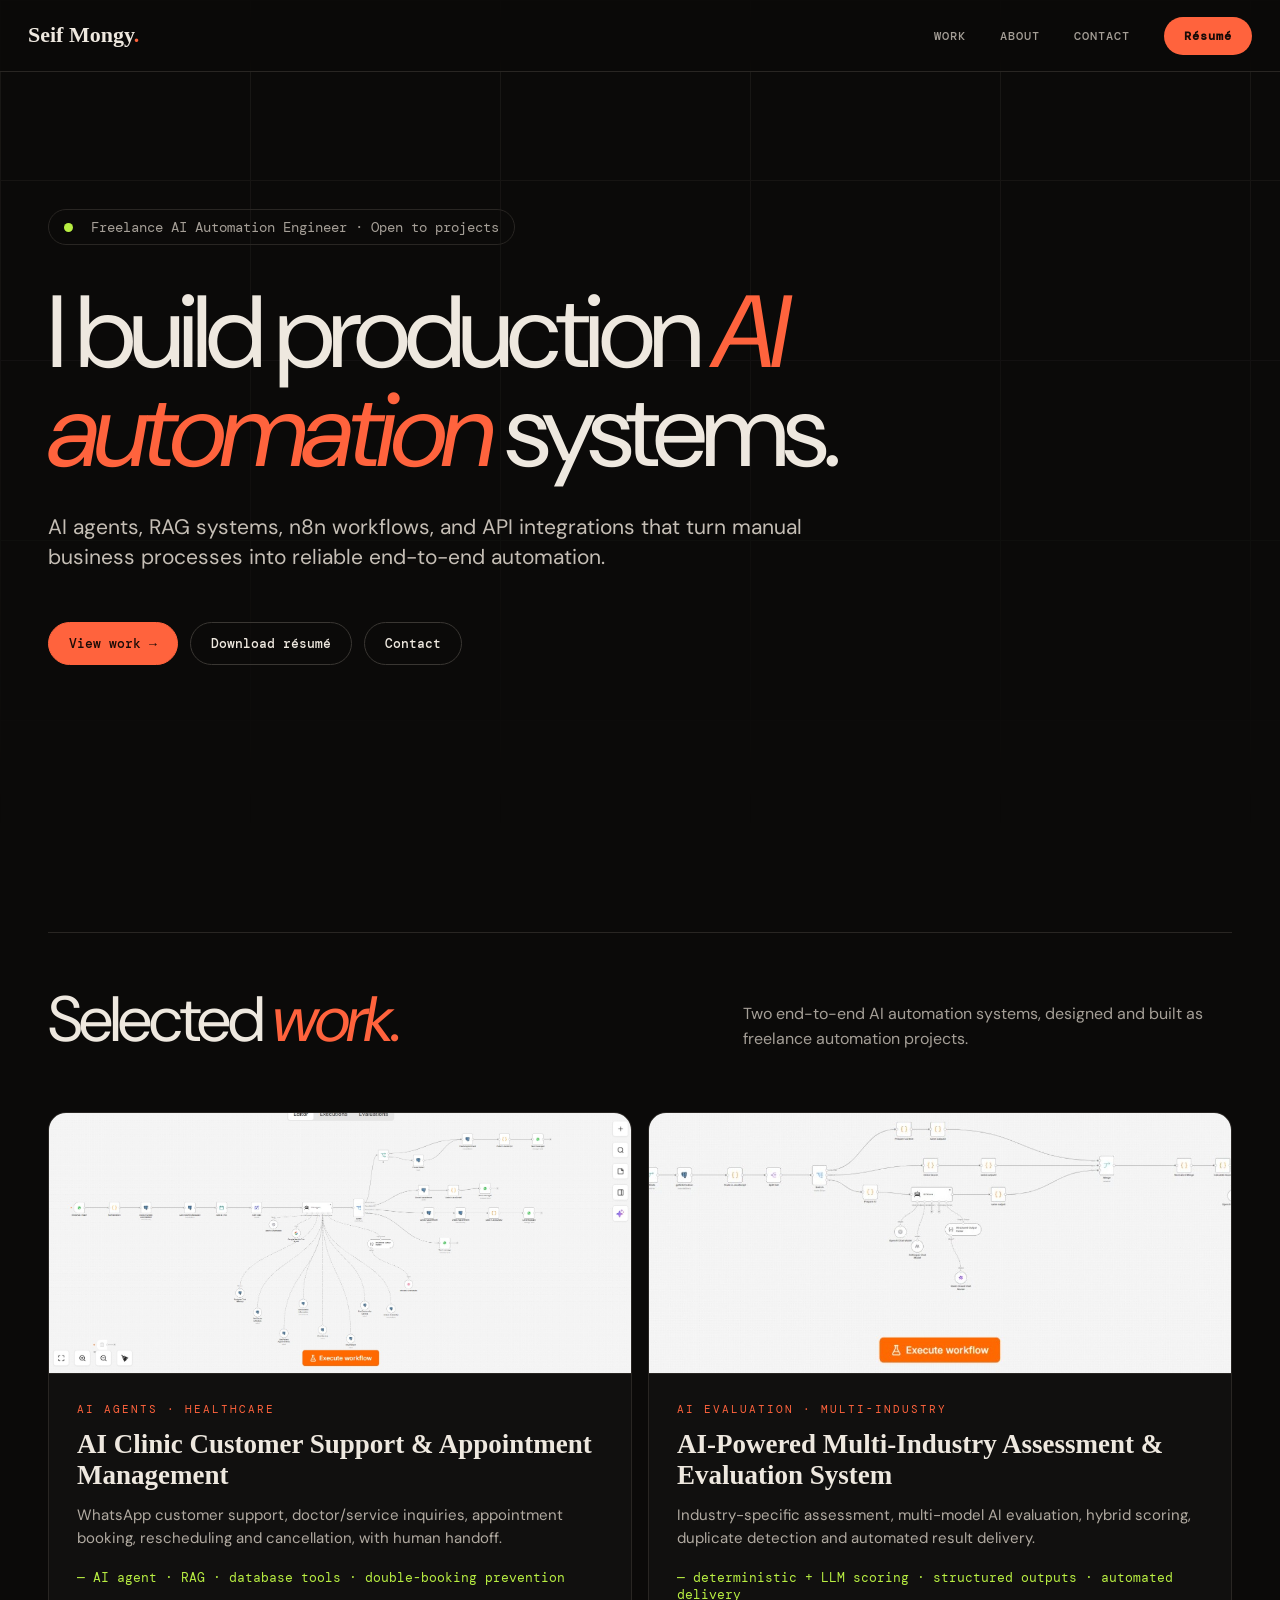
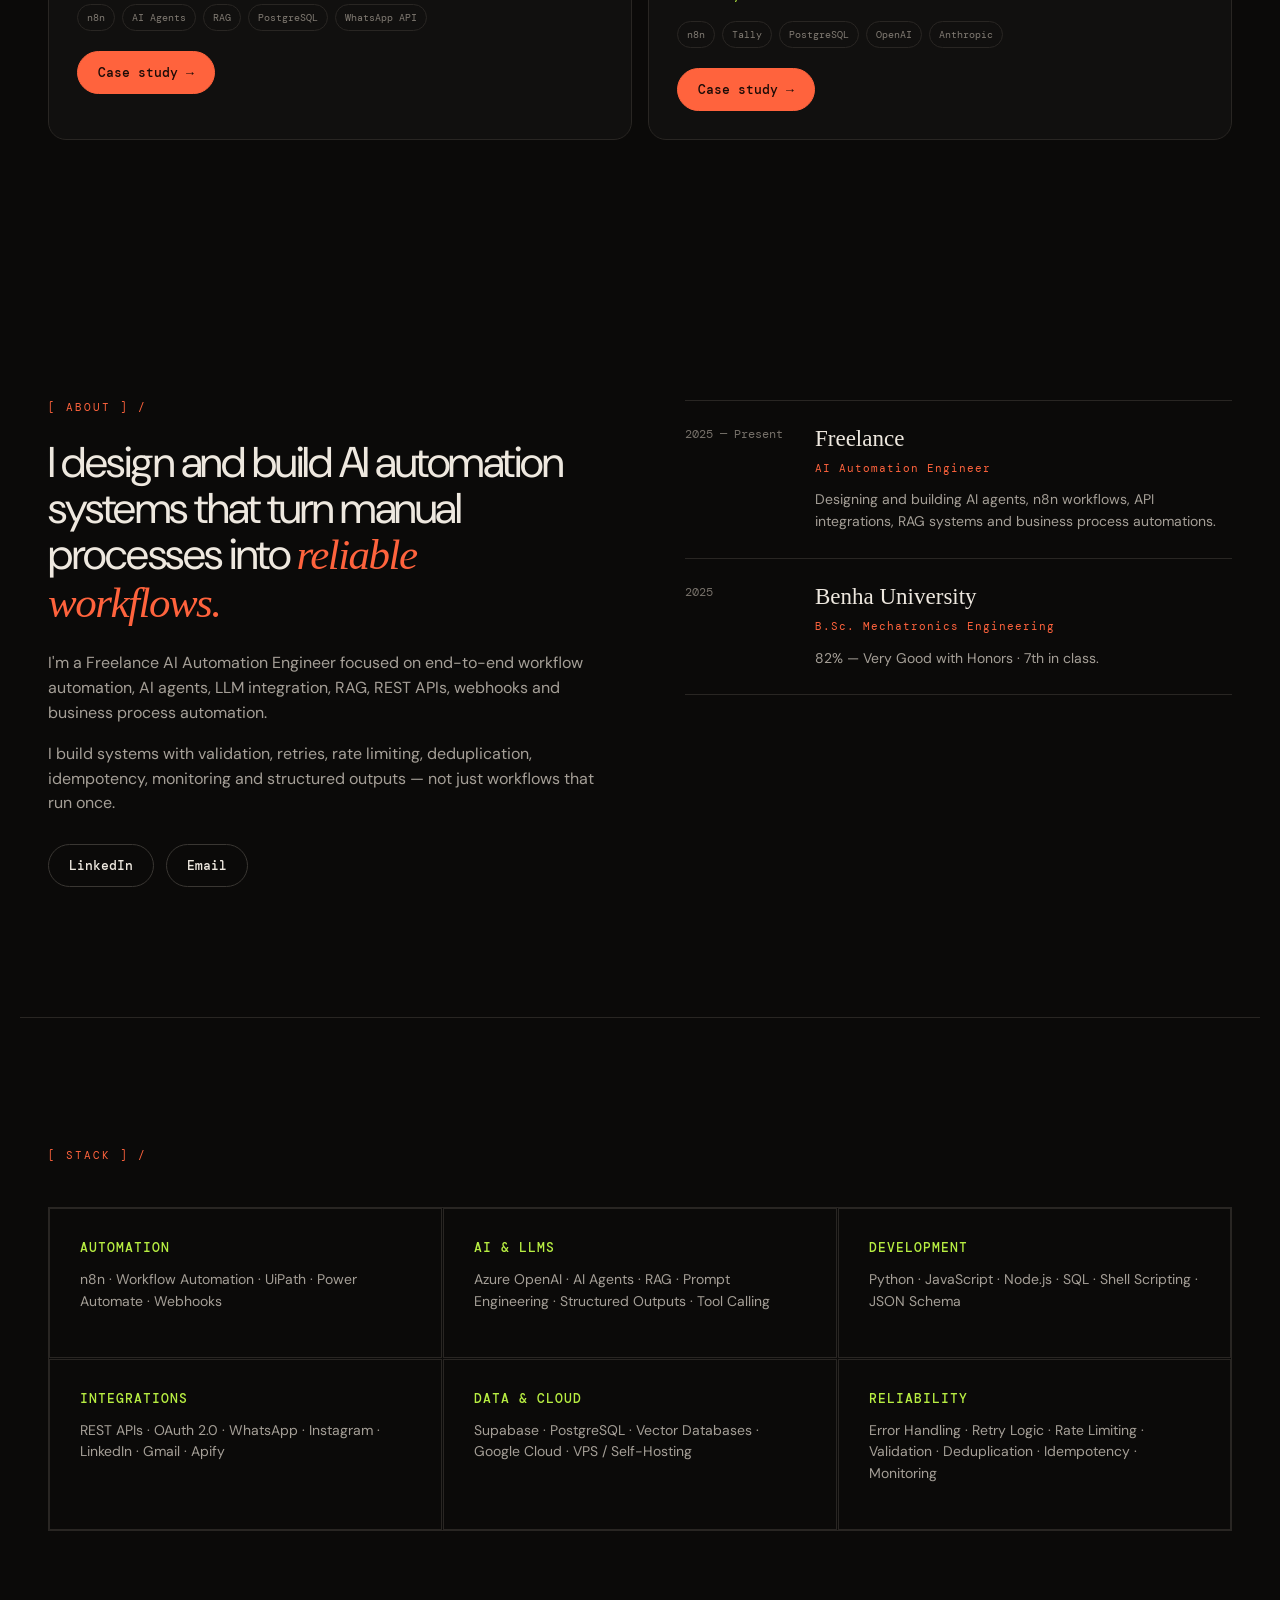
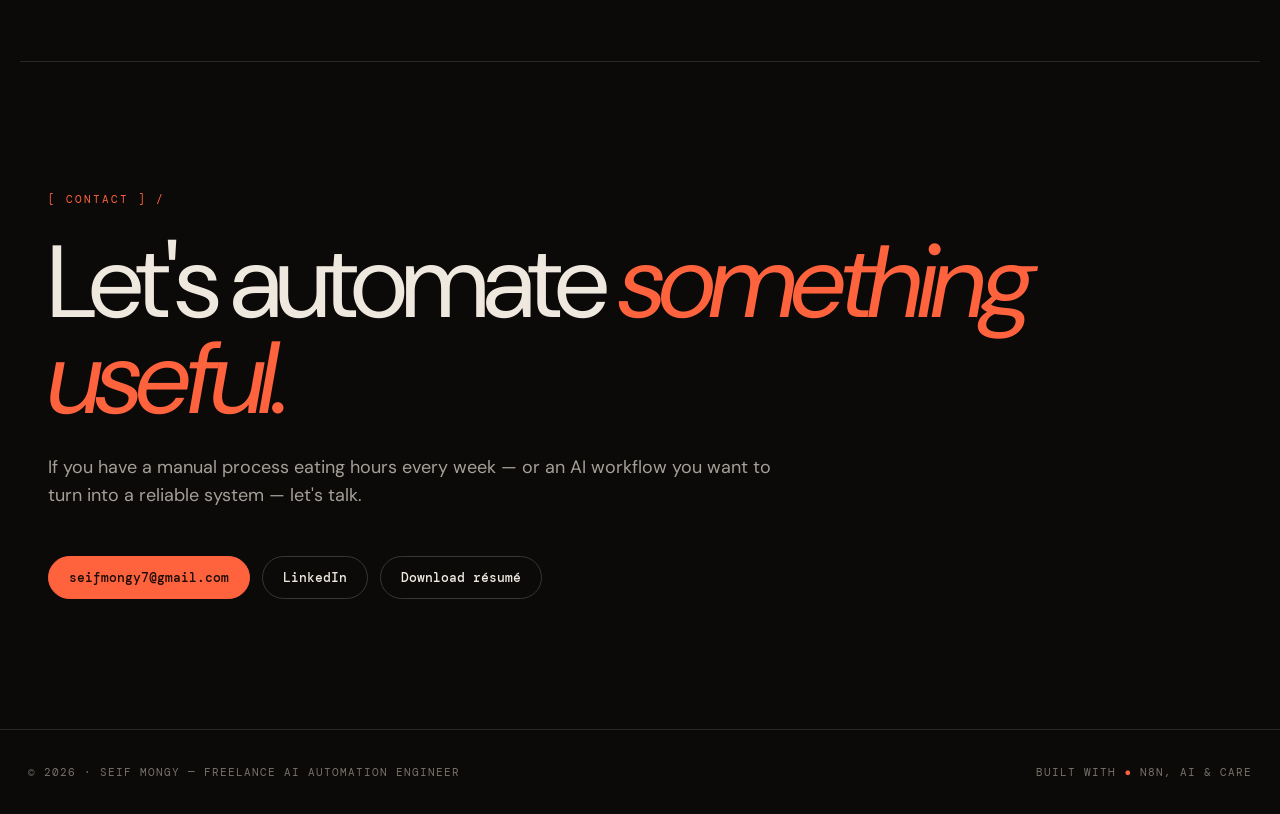
<file: index.html>
<!DOCTYPE html>
<html lang="en"><head><meta charset="UTF-8"><meta name="viewport" content="width=device-width,initial-scale=1.0">
<meta name="description" content="Seif Mongy — Freelance AI Automation Engineer"><title>Seif Mongy — AI Automation Engineer</title>
<link rel="preconnect" href="https://fonts.googleapis.com"><link rel="preconnect" href="https://fonts.gstatic.com" crossorigin>
<link href="https://fonts.googleapis.com/css2?family=DM+Mono:wght@400;500&family=DM+Sans:wght@400;500;600&display=swap" rel="stylesheet">
<link rel="stylesheet" href="style.css"></head><body><div class="grid-bg"></div>
<header class="nav"><a class="brand" href="#home">Seif Mongy<span>.</span></a>
<nav><a href="#work">WORK</a><a href="#about">ABOUT</a><a href="#contact">CONTACT</a><a class="resume" href="Seif-Mongy-CV.pdf" download>Résumé</a></nav></header>
<main>
<section id="home" class="section hero"><div class="availability"><i></i> Freelance AI Automation Engineer · Open to projects</div>
<h1>I build production <em>AI</em><br><em>automation</em> systems.</h1>
<p class="hero-copy">AI agents, RAG systems, n8n workflows, and API integrations that turn manual business processes into reliable end-to-end automation.</p>
<div class="actions"><a class="btn primary" href="#work">View work →</a><a class="btn" href="Seif-Mongy-CV.pdf" download>Download résumé</a><a class="btn" href="#contact">Contact</a></div></section>

<section id="work" class="section work-section"><div class="section-head"><h2>Selected <em>work.</em></h2>
<p>Two end-to-end AI automation systems, designed and built as freelance automation projects.</p></div>
<div class="project-grid featured">
<article class="project-card large"><a class="project-visual image-visual" href="projects/clinic.html"><img src="projects/clinic-workflow.jpg" alt="AI Clinic n8n workflow"></a>
<div class="project-body"><div class="eyebrow">AI AGENTS · HEALTHCARE</div><h3>AI Clinic Customer Support & Appointment Management</h3>
<p>WhatsApp customer support, doctor/service inquiries, appointment booking, rescheduling and cancellation, with human handoff.</p>
<div class="result">— AI agent · RAG · database tools · double-booking prevention</div>
<div class="tags"><span>n8n</span><span>AI Agents</span><span>RAG</span><span>PostgreSQL</span><span>WhatsApp API</span></div>
<a class="case-btn" href="projects/clinic.html">Case study →</a></div></article>

<article class="project-card large"><a class="project-visual image-visual" href="projects/assessment.html"><img src="projects/assessment-workflow.jpg" alt="AI Assessment n8n workflow"></a>
<div class="project-body"><div class="eyebrow">AI EVALUATION · MULTI-INDUSTRY</div><h3>AI-Powered Multi-Industry Assessment & Evaluation System</h3>
<p>Industry-specific assessment, multi-model AI evaluation, hybrid scoring, duplicate detection and automated result delivery.</p>
<div class="result">— deterministic + LLM scoring · structured outputs · automated delivery</div>
<div class="tags"><span>n8n</span><span>Tally</span><span>PostgreSQL</span><span>OpenAI</span><span>Anthropic</span></div>
<a class="case-btn" href="projects/assessment.html">Case study →</a></div></article>
</div></section>

<section id="about" class="section about-section"><div class="about-copy"><div class="label">[ ABOUT ] /</div>
<h2>I design and build AI automation systems that turn manual processes into <em>reliable workflows.</em></h2>
<p>I'm a Freelance AI Automation Engineer focused on end-to-end workflow automation, AI agents, LLM integration, RAG, REST APIs, webhooks and business process automation.</p>
<p>I build systems with validation, retries, rate limiting, deduplication, idempotency, monitoring and structured outputs — not just workflows that run once.</p>
<div class="actions"><a class="btn" href="https://www.linkedin.com/" target="_blank" rel="noopener">LinkedIn</a><a class="btn" href="mailto:seifmongy7@gmail.com">Email</a></div></div>
<div class="timeline"><div class="timeline-item"><span>2025 — Present</span><div><h3>Freelance</h3><b>AI Automation Engineer</b><p>Designing and building AI agents, n8n workflows, API integrations, RAG systems and business process automations.</p></div></div>
<div class="timeline-item"><span>2025</span><div><h3>Benha University</h3><b>B.Sc. Mechatronics Engineering</b><p>82% — Very Good with Honors · 7th in class.</p></div></div></div></section>

<section class="section skills-section"><div class="label">[ STACK ] /</div><div class="skill-columns">
<div><h3>Automation</h3><p>n8n · Workflow Automation · UiPath · Power Automate · Webhooks</p></div>
<div><h3>AI & LLMs</h3><p>Azure OpenAI · AI Agents · RAG · Prompt Engineering · Structured Outputs · Tool Calling</p></div>
<div><h3>Development</h3><p>Python · JavaScript · Node.js · SQL · Shell Scripting · JSON Schema</p></div>
<div><h3>Integrations</h3><p>REST APIs · OAuth 2.0 · WhatsApp · Instagram · LinkedIn · Gmail · Apify</p></div>
<div><h3>Data & Cloud</h3><p>Supabase · PostgreSQL · Vector Databases · Google Cloud · VPS / Self-Hosting</p></div>
<div><h3>Reliability</h3><p>Error Handling · Retry Logic · Rate Limiting · Validation · Deduplication · Idempotency · Monitoring</p></div>
</div></section>

<section id="contact" class="section contact-section"><div class="label">[ CONTACT ] /</div>
<h2>Let's automate <em>something</em><br><em>useful.</em></h2><p>If you have a manual process eating hours every week — or an AI workflow you want to turn into a reliable system — let's talk.</p>
<div class="actions"><a class="btn primary" href="mailto:seifmongy7@gmail.com">seifmongy7@gmail.com</a><a class="btn" href="https://www.linkedin.com/" target="_blank" rel="noopener">LinkedIn</a><a class="btn" href="Seif-Mongy-CV.pdf" download>Download résumé</a></div></section>
</main><footer><span>© 2026 · SEIF MONGY — FREELANCE AI AUTOMATION ENGINEER</span><span>BUILT WITH <i>●</i> N8N, AI & CARE</span></footer></body></html>
</file>
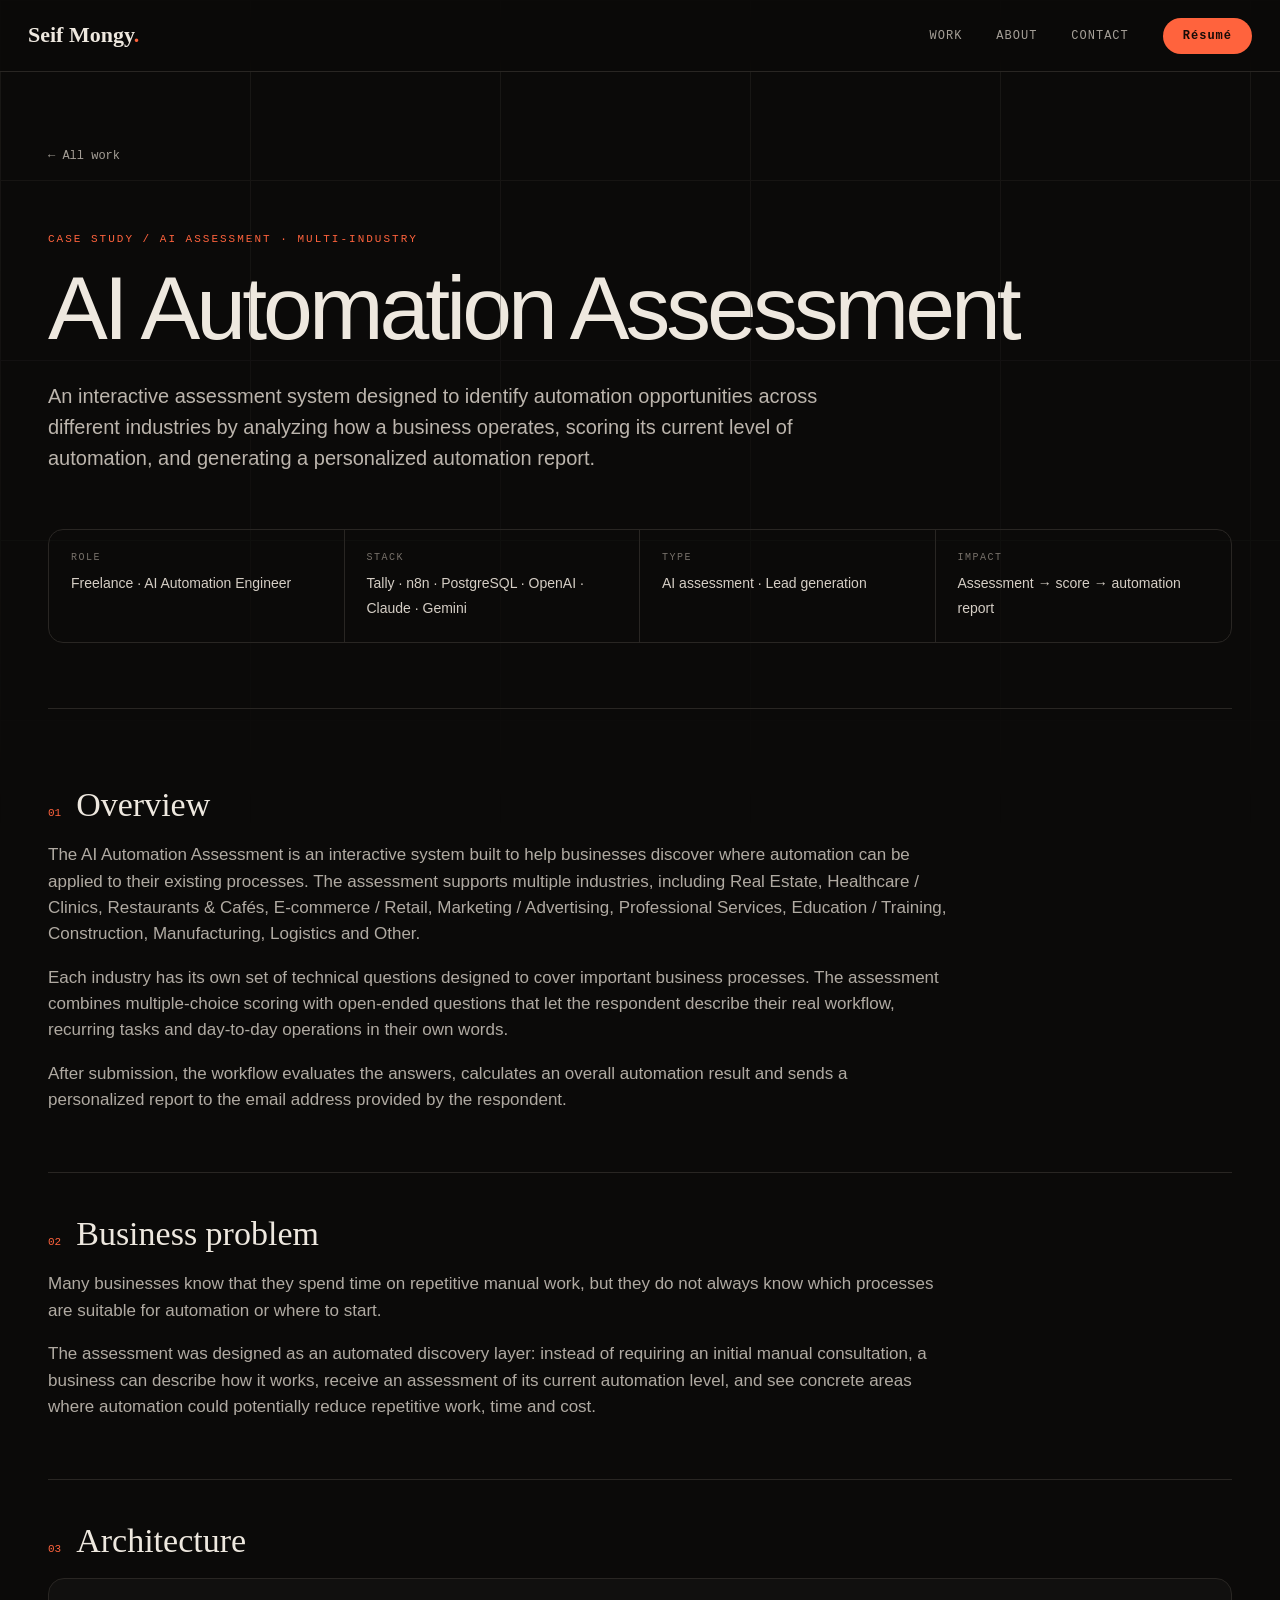
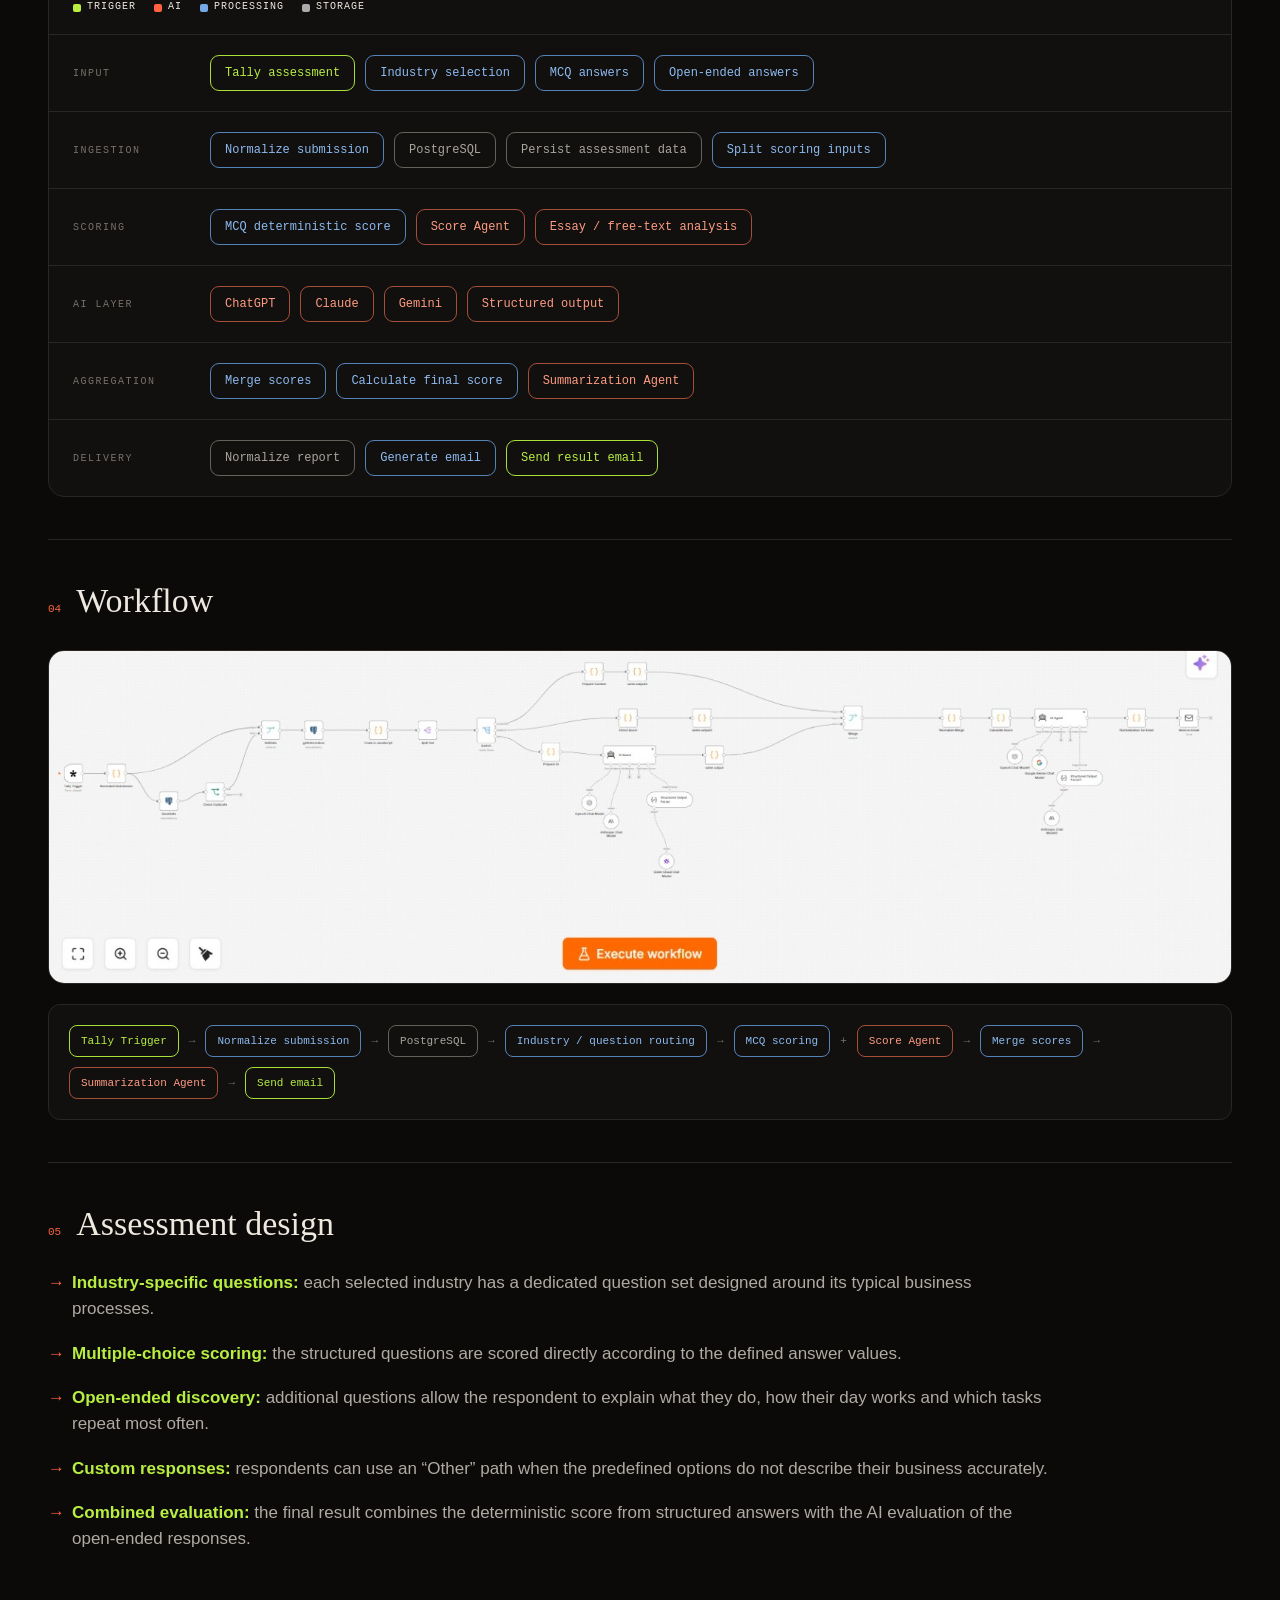
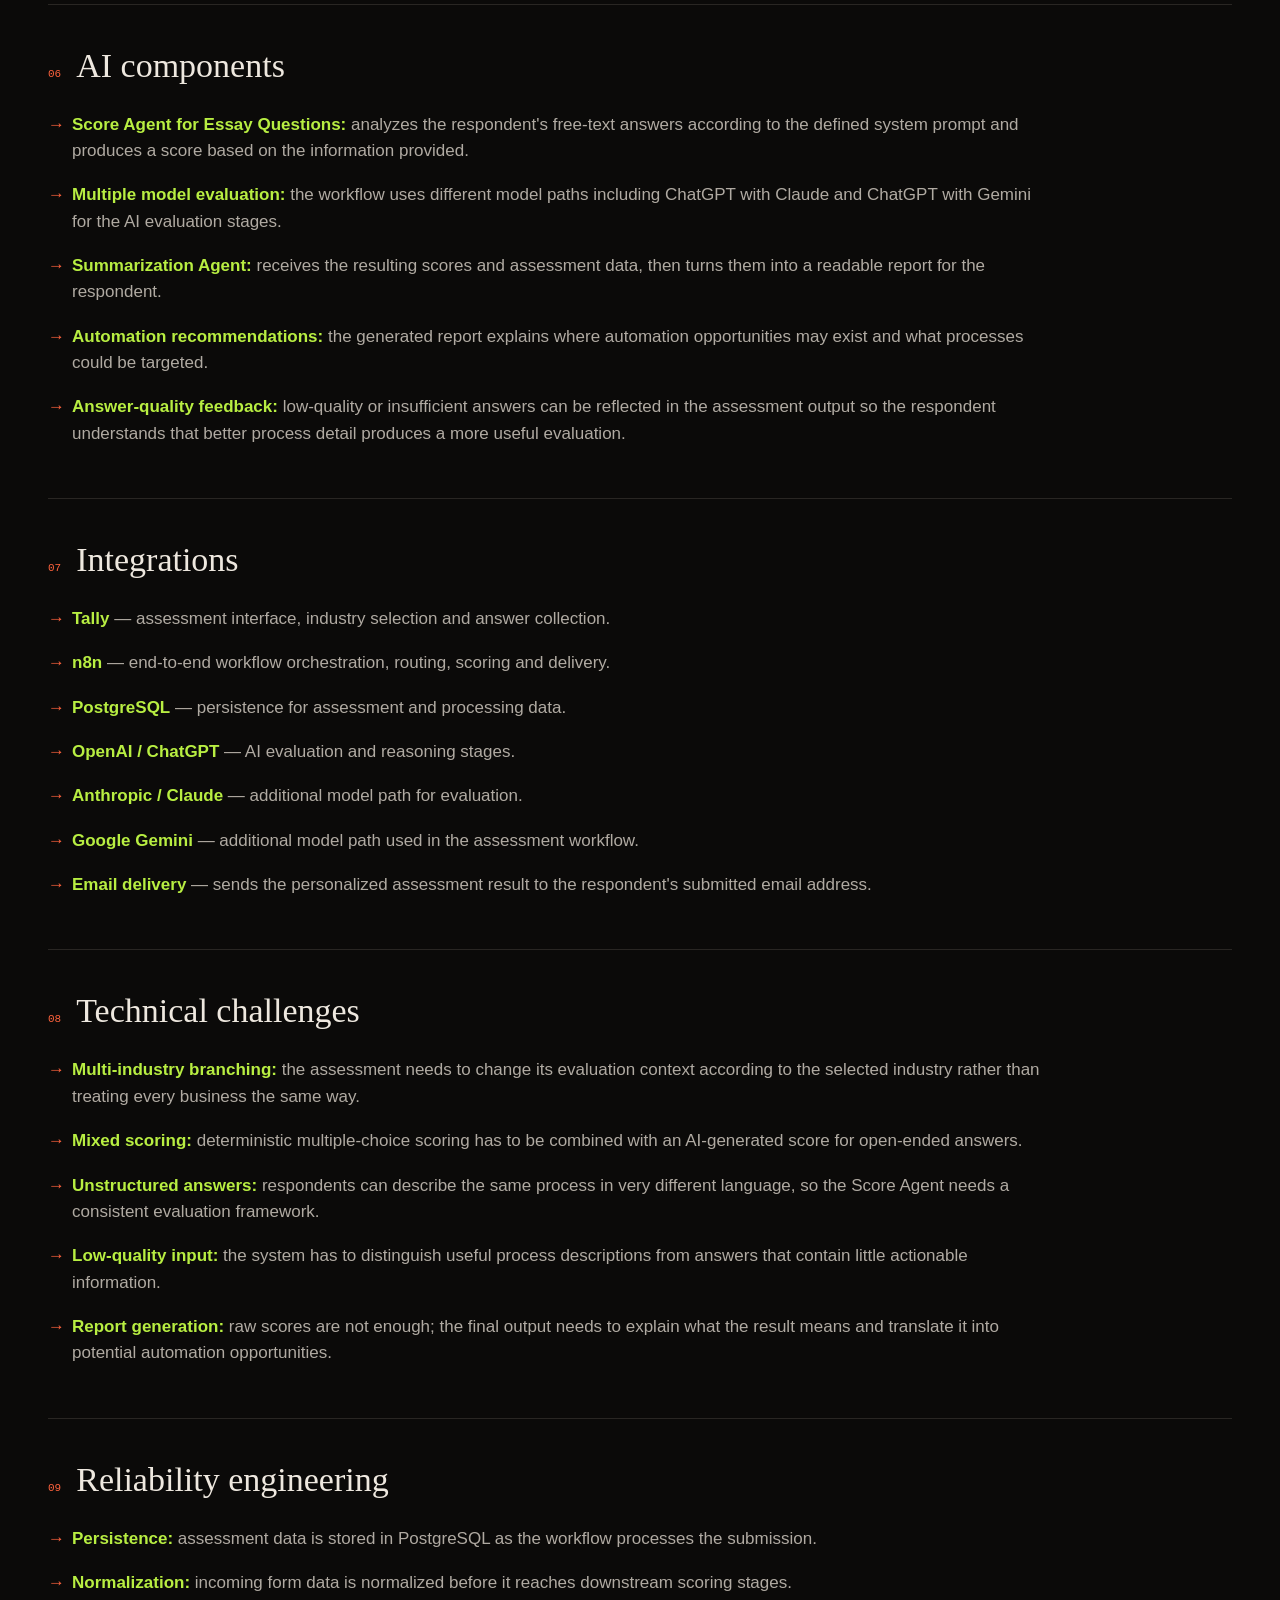
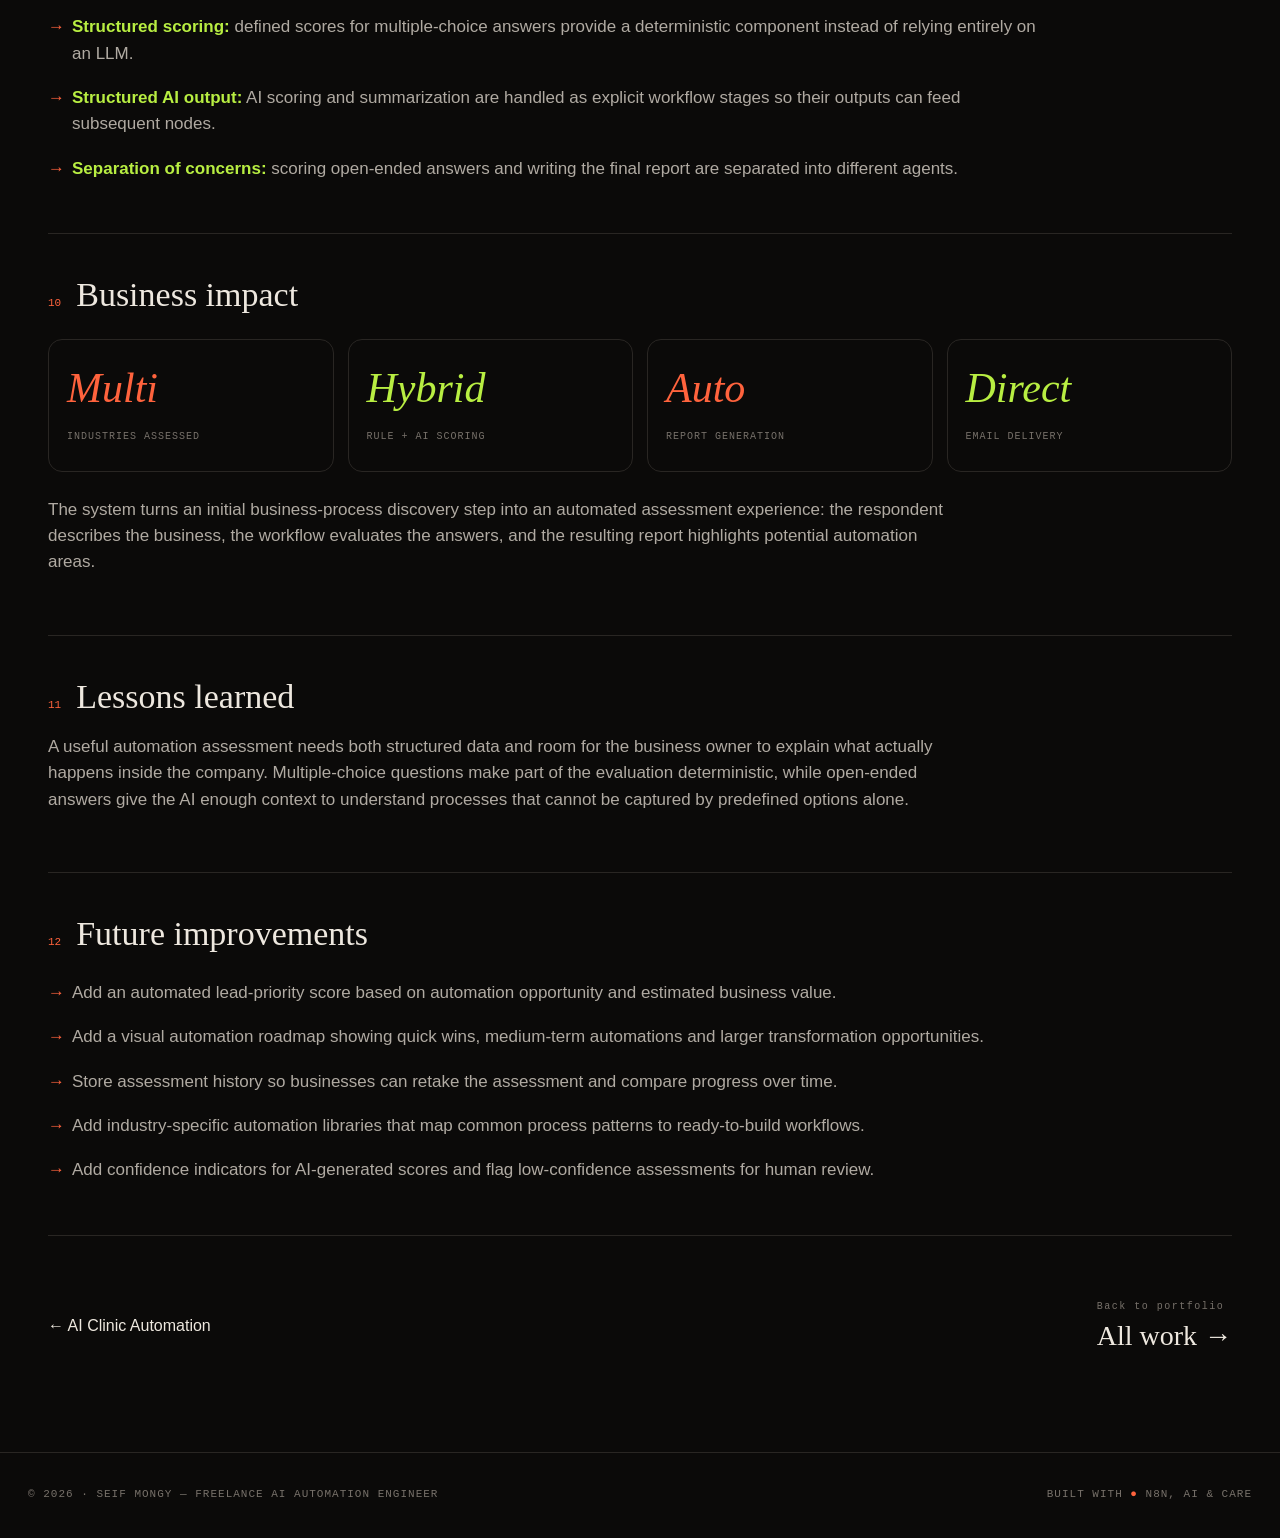
<file: projects/assessment.html>
<!DOCTYPE html>
<html lang="en">
<head>
<meta charset="UTF-8">
<meta name="viewport" content="width=device-width,initial-scale=1.0">
<title>AI Automation Assessment — Seif Mongy</title>
<link rel="stylesheet" href="../style.css">
</head>
<body>
<div class="grid-bg"></div>
<header class="nav">
  <a class="brand" href="../index.html">Seif Mongy<span>.</span></a>
  <nav>
    <a href="../index.html#work">WORK</a>
    <a href="../index.html#about">ABOUT</a>
    <a href="../index.html#contact">CONTACT</a>
    <a class="resume" href="../Seif-Mongy-CV.pdf" download>Résumé</a>
  </nav>
</header>

<main class="project-page">
<a class="back-link" href="../index.html#work">← All work</a>

<section class="case-hero">
  <div class="eyebrow">CASE STUDY / AI ASSESSMENT · MULTI-INDUSTRY</div>
  <h1>AI Automation Assessment</h1>
  <p class="lead">An interactive assessment system designed to identify automation opportunities across different industries by analyzing how a business operates, scoring its current level of automation, and generating a personalized automation report.</p>

  <div class="case-meta">
    <div><small>ROLE</small><span>Freelance · AI Automation Engineer</span></div>
    <div><small>STACK</small><span>Tally · n8n · PostgreSQL · OpenAI · Claude · Gemini</span></div>
    <div><small>TYPE</small><span>AI assessment · Lead generation</span></div>
    <div><small>IMPACT</small><span>Assessment → score → automation report</span></div>
  </div>
</section>

<section class="case-content">

<section class="case-block">
<h2><span class="num">01</span>Overview</h2>
<p>The AI Automation Assessment is an interactive system built to help businesses discover where automation can be applied to their existing processes. The assessment supports multiple industries, including Real Estate, Healthcare / Clinics, Restaurants & Cafés, E-commerce / Retail, Marketing / Advertising, Professional Services, Education / Training, Construction, Manufacturing, Logistics and Other.</p>
<p>Each industry has its own set of technical questions designed to cover important business processes. The assessment combines multiple-choice scoring with open-ended questions that let the respondent describe their real workflow, recurring tasks and day-to-day operations in their own words.</p>
<p>After submission, the workflow evaluates the answers, calculates an overall automation result and sends a personalized report to the email address provided by the respondent.</p>
</section>

<section class="case-block">
<h2><span class="num">02</span>Business problem</h2>
<p>Many businesses know that they spend time on repetitive manual work, but they do not always know which processes are suitable for automation or where to start.</p>
<p>The assessment was designed as an automated discovery layer: instead of requiring an initial manual consultation, a business can describe how it works, receive an assessment of its current automation level, and see concrete areas where automation could potentially reduce repetitive work, time and cost.</p>
</section>

<section class="case-block">
<h2><span class="num">03</span>Architecture</h2>
<div class="architecture">
  <div class="arch-legend">
    <span class="trigger">TRIGGER</span><span class="ai">AI</span><span class="integration">PROCESSING</span><span class="storage">STORAGE</span>
  </div>

  <div class="arch-row">
    <small>INPUT</small>
    <div>
      <b class="pill trigger">Tally assessment</b>
      <b class="pill integration">Industry selection</b>
      <b class="pill integration">MCQ answers</b>
      <b class="pill integration">Open-ended answers</b>
    </div>
  </div>

  <div class="arch-row">
    <small>INGESTION</small>
    <div>
      <b class="pill integration">Normalize submission</b>
      <b class="pill storage">PostgreSQL</b>
      <b class="pill storage">Persist assessment data</b>
      <b class="pill integration">Split scoring inputs</b>
    </div>
  </div>

  <div class="arch-row">
    <small>SCORING</small>
    <div>
      <b class="pill integration">MCQ deterministic score</b>
      <b class="pill ai">Score Agent</b>
      <b class="pill ai">Essay / free-text analysis</b>
    </div>
  </div>

  <div class="arch-row">
    <small>AI LAYER</small>
    <div>
      <b class="pill ai">ChatGPT</b>
      <b class="pill ai">Claude</b>
      <b class="pill ai">Gemini</b>
      <b class="pill ai">Structured output</b>
    </div>
  </div>

  <div class="arch-row">
    <small>AGGREGATION</small>
    <div>
      <b class="pill integration">Merge scores</b>
      <b class="pill integration">Calculate final score</b>
      <b class="pill ai">Summarization Agent</b>
    </div>
  </div>

  <div class="arch-row">
    <small>DELIVERY</small>
    <div>
      <b class="pill storage">Normalize report</b>
      <b class="pill integration">Generate email</b>
      <b class="pill trigger">Send result email</b>
    </div>
  </div>
</div>
</section>

<section class="case-block">
<h2><span class="num">04</span>Workflow</h2>
<div class="workflow-shot">
  <img src="assessment-workflow.jpg" alt="AI Automation Assessment n8n workflow">
</div>
<div class="workflow-flow">
  <span class="flow-pill trigger">Tally Trigger</span><span>→</span>
  <span class="flow-pill integration">Normalize submission</span><span>→</span>
  <span class="flow-pill storage">PostgreSQL</span><span>→</span>
  <span class="flow-pill integration">Industry / question routing</span><span>→</span>
  <span class="flow-pill integration">MCQ scoring</span><span>+</span>
  <span class="flow-pill ai">Score Agent</span><span>→</span>
  <span class="flow-pill integration">Merge scores</span><span>→</span>
  <span class="flow-pill ai">Summarization Agent</span><span>→</span>
  <span class="flow-pill trigger">Send email</span>
</div>
</section>

<section class="case-block">
<h2><span class="num">05</span>Assessment design</h2>
<ul class="detail-list">
<li><b>Industry-specific questions:</b> each selected industry has a dedicated question set designed around its typical business processes.</li>
<li><b>Multiple-choice scoring:</b> the structured questions are scored directly according to the defined answer values.</li>
<li><b>Open-ended discovery:</b> additional questions allow the respondent to explain what they do, how their day works and which tasks repeat most often.</li>
<li><b>Custom responses:</b> respondents can use an “Other” path when the predefined options do not describe their business accurately.</li>
<li><b>Combined evaluation:</b> the final result combines the deterministic score from structured answers with the AI evaluation of the open-ended responses.</li>
</ul>
</section>

<section class="case-block">
<h2><span class="num">06</span>AI components</h2>
<ul class="detail-list">
<li><b>Score Agent for Essay Questions:</b> analyzes the respondent's free-text answers according to the defined system prompt and produces a score based on the information provided.</li>
<li><b>Multiple model evaluation:</b> the workflow uses different model paths including ChatGPT with Claude and ChatGPT with Gemini for the AI evaluation stages.</li>
<li><b>Summarization Agent:</b> receives the resulting scores and assessment data, then turns them into a readable report for the respondent.</li>
<li><b>Automation recommendations:</b> the generated report explains where automation opportunities may exist and what processes could be targeted.</li>
<li><b>Answer-quality feedback:</b> low-quality or insufficient answers can be reflected in the assessment output so the respondent understands that better process detail produces a more useful evaluation.</li>
</ul>
</section>

<section class="case-block">
<h2><span class="num">07</span>Integrations</h2>
<ul class="detail-list">
<li><b>Tally</b> — assessment interface, industry selection and answer collection.</li>
<li><b>n8n</b> — end-to-end workflow orchestration, routing, scoring and delivery.</li>
<li><b>PostgreSQL</b> — persistence for assessment and processing data.</li>
<li><b>OpenAI / ChatGPT</b> — AI evaluation and reasoning stages.</li>
<li><b>Anthropic / Claude</b> — additional model path for evaluation.</li>
<li><b>Google Gemini</b> — additional model path used in the assessment workflow.</li>
<li><b>Email delivery</b> — sends the personalized assessment result to the respondent's submitted email address.</li>
</ul>
</section>

<section class="case-block">
<h2><span class="num">08</span>Technical challenges</h2>
<ul class="detail-list">
<li><b>Multi-industry branching:</b> the assessment needs to change its evaluation context according to the selected industry rather than treating every business the same way.</li>
<li><b>Mixed scoring:</b> deterministic multiple-choice scoring has to be combined with an AI-generated score for open-ended answers.</li>
<li><b>Unstructured answers:</b> respondents can describe the same process in very different language, so the Score Agent needs a consistent evaluation framework.</li>
<li><b>Low-quality input:</b> the system has to distinguish useful process descriptions from answers that contain little actionable information.</li>
<li><b>Report generation:</b> raw scores are not enough; the final output needs to explain what the result means and translate it into potential automation opportunities.</li>
</ul>
</section>

<section class="case-block">
<h2><span class="num">09</span>Reliability engineering</h2>
<ul class="detail-list">
<li><b>Persistence:</b> assessment data is stored in PostgreSQL as the workflow processes the submission.</li>
<li><b>Normalization:</b> incoming form data is normalized before it reaches downstream scoring stages.</li>
<li><b>Structured scoring:</b> defined scores for multiple-choice answers provide a deterministic component instead of relying entirely on an LLM.</li>
<li><b>Structured AI output:</b> AI scoring and summarization are handled as explicit workflow stages so their outputs can feed subsequent nodes.</li>
<li><b>Separation of concerns:</b> scoring open-ended answers and writing the final report are separated into different agents.</li>
</ul>
</section>

<section class="case-block">
<h2><span class="num">10</span>Business impact</h2>
<div class="impact-grid">
  <div><strong>Multi</strong><small>INDUSTRIES ASSESSED</small></div>
  <div><strong>Hybrid</strong><small>RULE + AI SCORING</small></div>
  <div><strong>Auto</strong><small>REPORT GENERATION</small></div>
  <div><strong>Direct</strong><small>EMAIL DELIVERY</small></div>
</div>
<p class="impact-note">The system turns an initial business-process discovery step into an automated assessment experience: the respondent describes the business, the workflow evaluates the answers, and the resulting report highlights potential automation areas.</p>
</section>

<section class="case-block">
<h2><span class="num">11</span>Lessons learned</h2>
<p>A useful automation assessment needs both structured data and room for the business owner to explain what actually happens inside the company. Multiple-choice questions make part of the evaluation deterministic, while open-ended answers give the AI enough context to understand processes that cannot be captured by predefined options alone.</p>
</section>

<section class="case-block">
<h2><span class="num">12</span>Future improvements</h2>
<ul class="detail-list">
<li>Add an automated lead-priority score based on automation opportunity and estimated business value.</li>
<li>Add a visual automation roadmap showing quick wins, medium-term automations and larger transformation opportunities.</li>
<li>Store assessment history so businesses can retake the assessment and compare progress over time.</li>
<li>Add industry-specific automation libraries that map common process patterns to ready-to-build workflows.</li>
<li>Add confidence indicators for AI-generated scores and flag low-confidence assessments for human review.</li>
</ul>
</section>

</section>

<div class="case-nav">
  <a href="clinic.html">← AI Clinic Automation</a>
  <a href="../index.html#work"><small>Back to portfolio</small><span class="next">All work →</span></a>
</div>
</main>

<footer>
<span>© 2026 · SEIF MONGY — FREELANCE AI AUTOMATION ENGINEER</span>
<span>BUILT WITH <i>●</i> N8N, AI & CARE</span>
</footer>
</body>
</html>
</file>
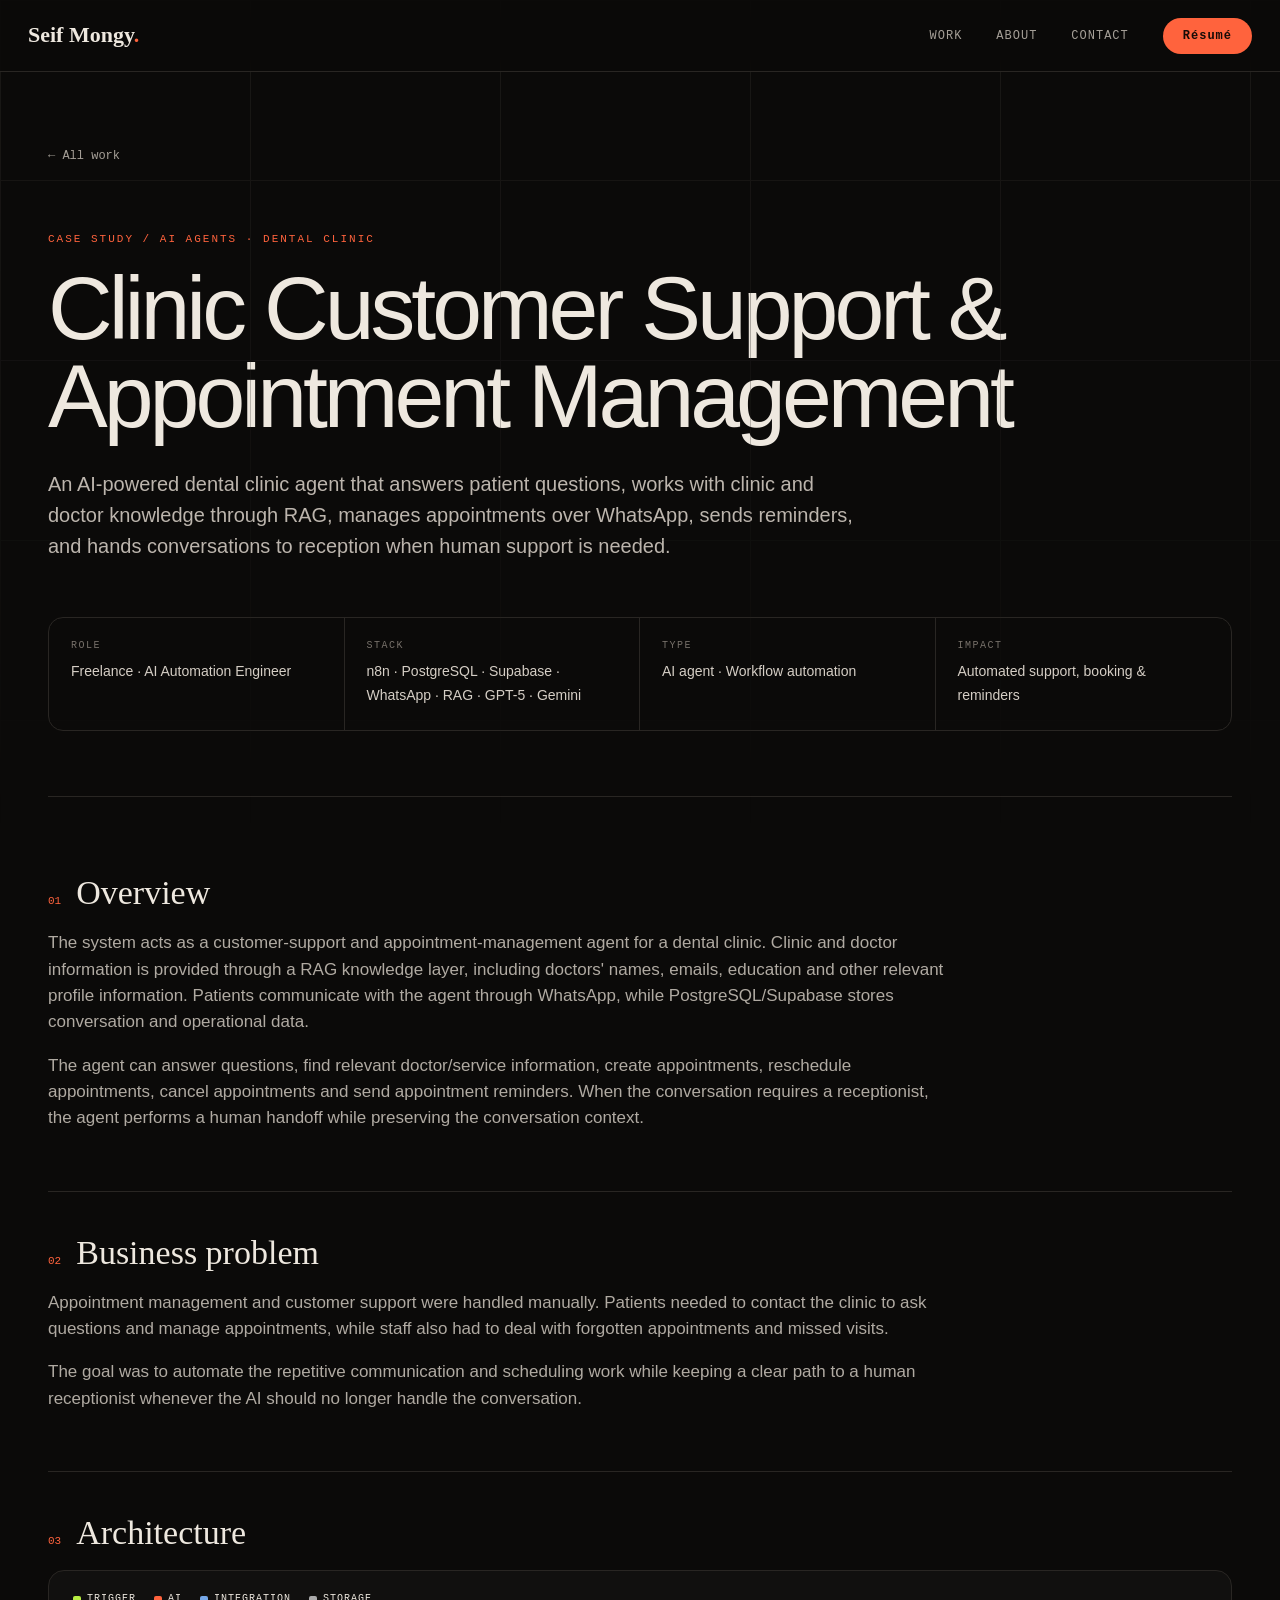
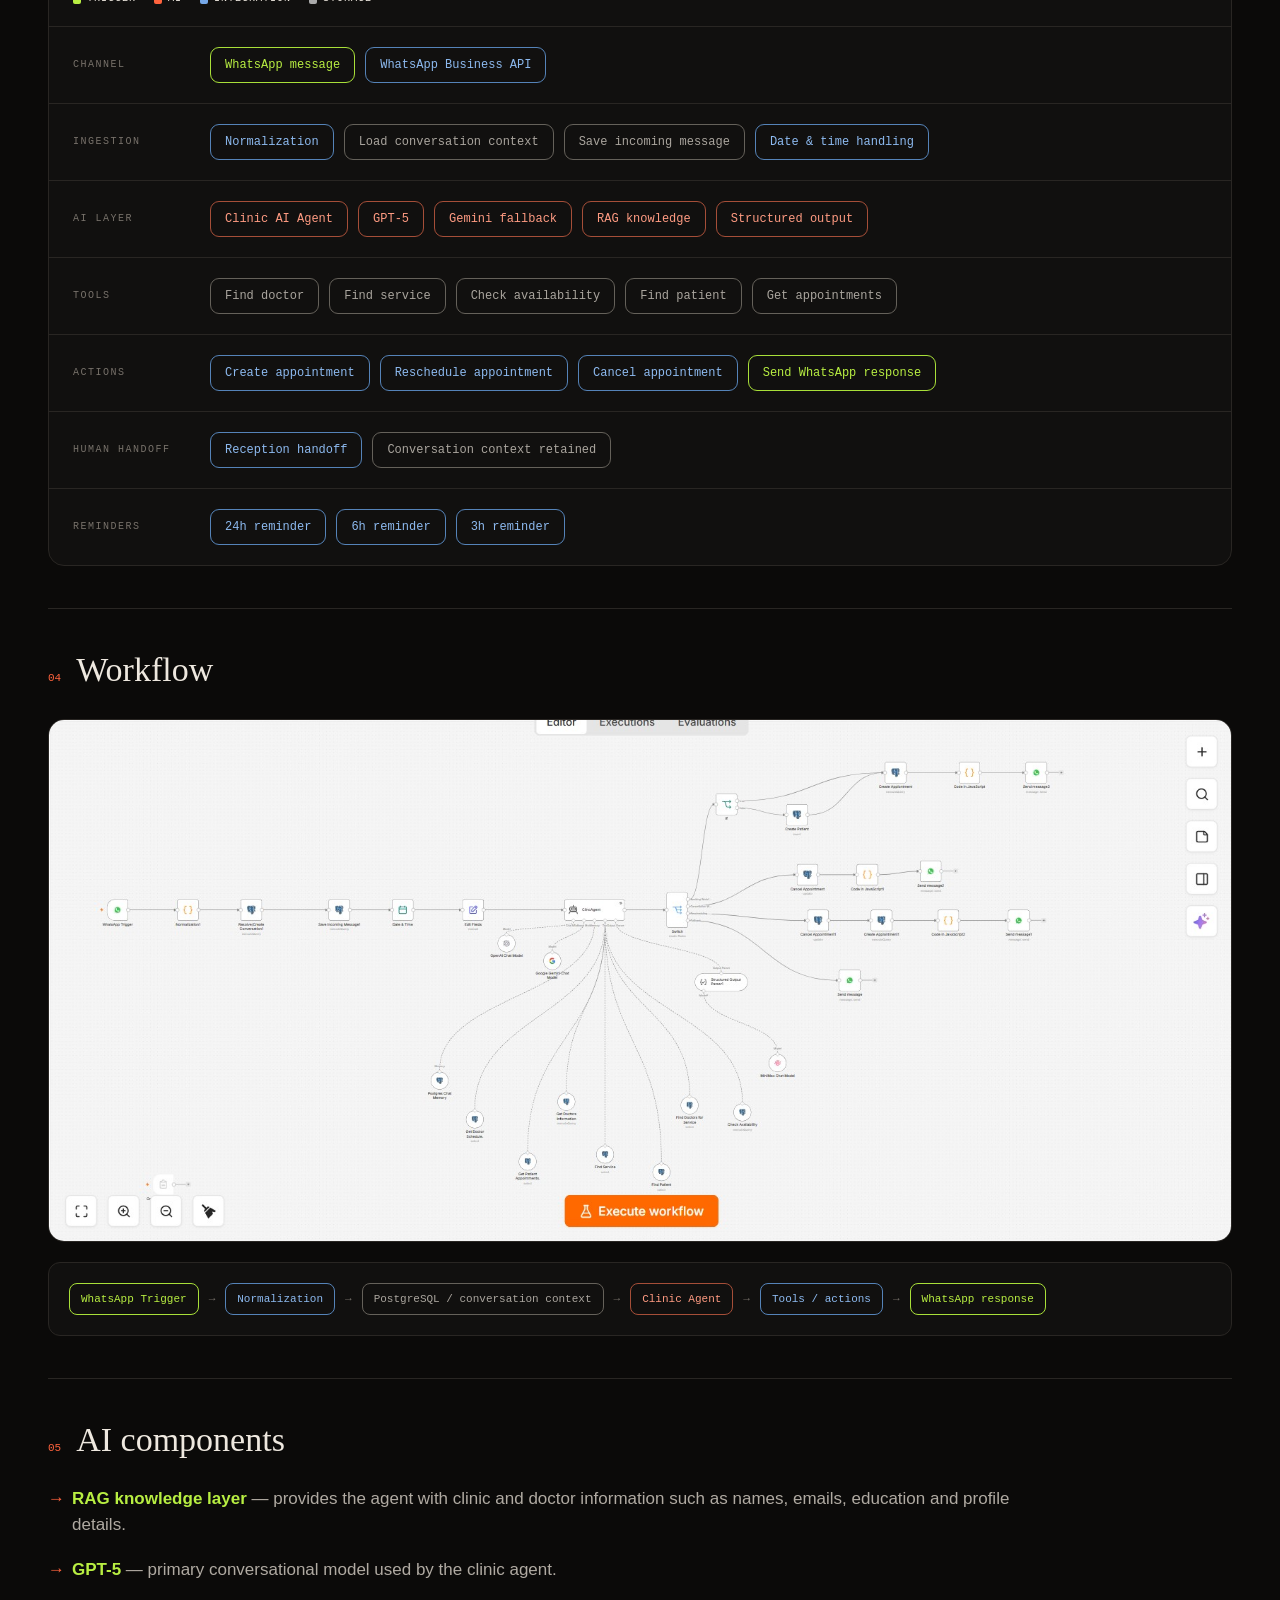
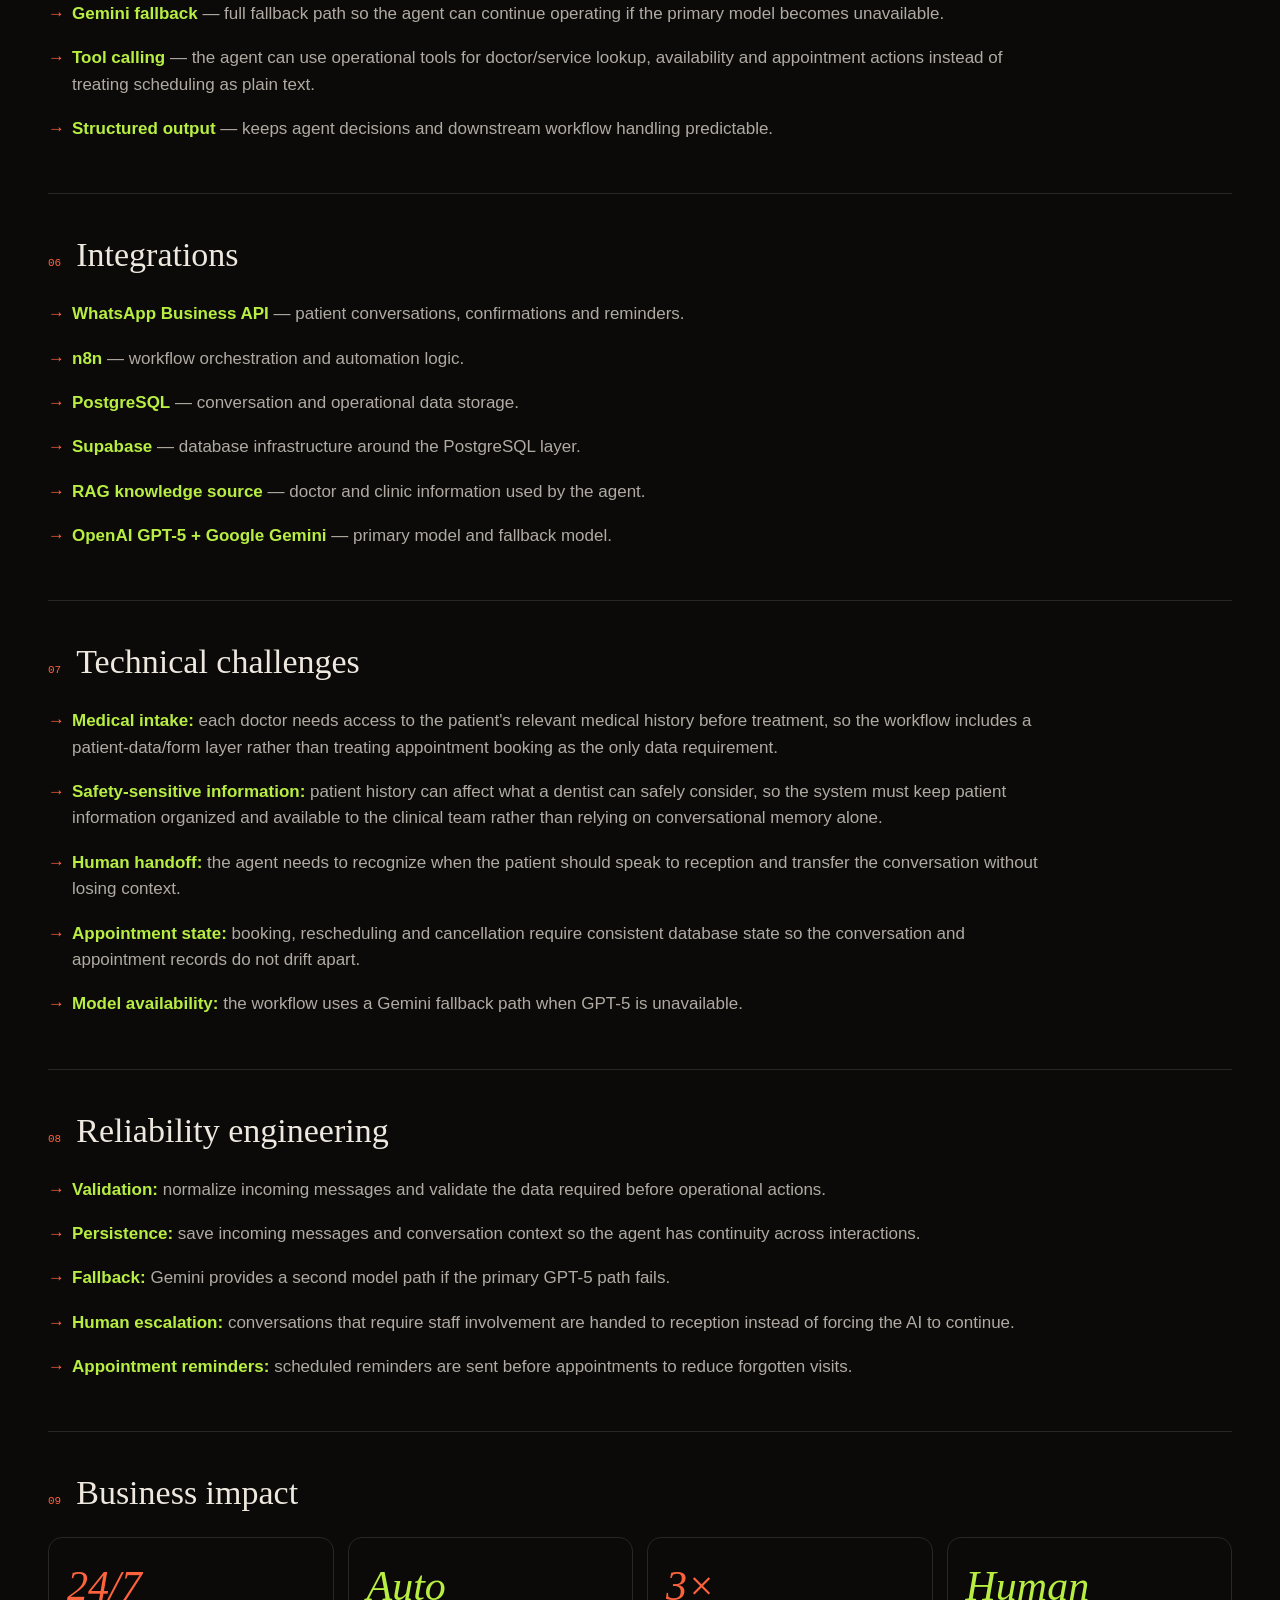
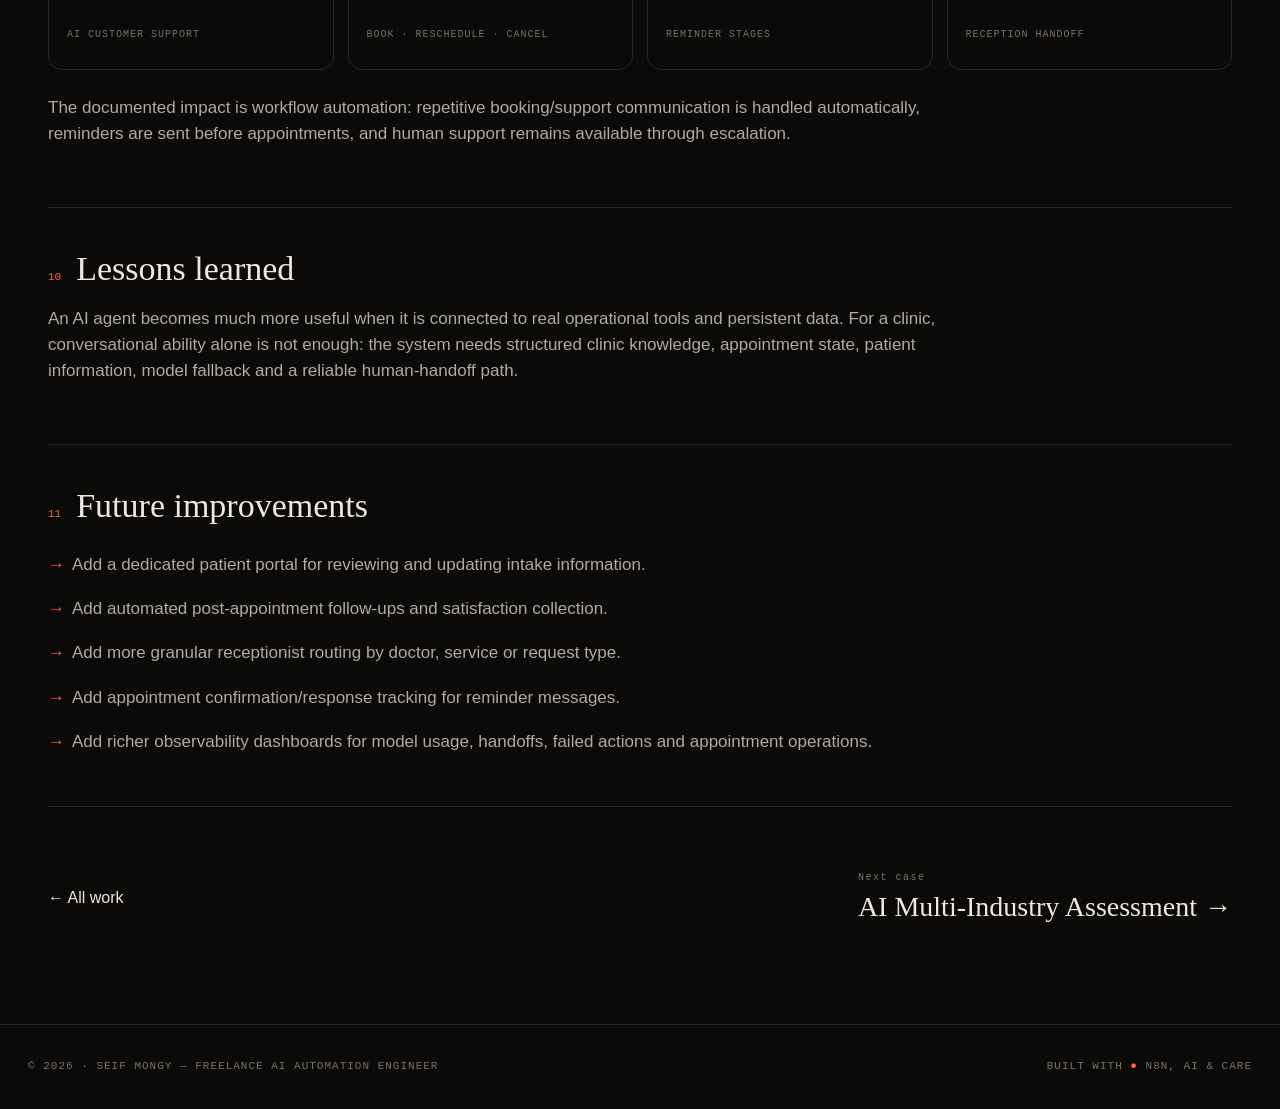
<file: projects/clinic.html>
<!DOCTYPE html>
<html lang="en">
<head>
<meta charset="UTF-8">
<meta name="viewport" content="width=device-width,initial-scale=1.0">
<title>Clinic Customer Support & Appointment Management — Seif Mongy</title>
<link rel="stylesheet" href="../style.css">
</head>
<body>
<div class="grid-bg"></div>
<header class="nav">
  <a class="brand" href="../index.html">Seif Mongy<span>.</span></a>
  <nav>
    <a href="../index.html#work">WORK</a>
    <a href="../index.html#about">ABOUT</a>
    <a href="../index.html#contact">CONTACT</a>
    <a class="resume" href="../Seif-Mongy-CV.pdf" download>Résumé</a>
  </nav>
</header>

<main class="project-page">
<a class="back-link" href="../index.html#work">← All work</a>

<section class="case-hero">
  <div class="eyebrow">CASE STUDY / AI AGENTS · DENTAL CLINIC</div>
  <h1>Clinic Customer Support & Appointment Management</h1>
  <p class="lead">An AI-powered dental clinic agent that answers patient questions, works with clinic and doctor knowledge through RAG, manages appointments over WhatsApp, sends reminders, and hands conversations to reception when human support is needed.</p>

  <div class="case-meta">
    <div><small>ROLE</small><span>Freelance · AI Automation Engineer</span></div>
    <div><small>STACK</small><span>n8n · PostgreSQL · Supabase · WhatsApp · RAG · GPT-5 · Gemini</span></div>
    <div><small>TYPE</small><span>AI agent · Workflow automation</span></div>
    <div><small>IMPACT</small><span>Automated support, booking & reminders</span></div>
  </div>
</section>

<section class="case-content">

<section class="case-block">
<h2><span class="num">01</span>Overview</h2>
<p>The system acts as a customer-support and appointment-management agent for a dental clinic. Clinic and doctor information is provided through a RAG knowledge layer, including doctors' names, emails, education and other relevant profile information. Patients communicate with the agent through WhatsApp, while PostgreSQL/Supabase stores conversation and operational data.</p>
<p>The agent can answer questions, find relevant doctor/service information, create appointments, reschedule appointments, cancel appointments and send appointment reminders. When the conversation requires a receptionist, the agent performs a human handoff while preserving the conversation context.</p>
</section>

<section class="case-block">
<h2><span class="num">02</span>Business problem</h2>
<p>Appointment management and customer support were handled manually. Patients needed to contact the clinic to ask questions and manage appointments, while staff also had to deal with forgotten appointments and missed visits.</p>
<p>The goal was to automate the repetitive communication and scheduling work while keeping a clear path to a human receptionist whenever the AI should no longer handle the conversation.</p>
</section>

<section class="case-block">
<h2><span class="num">03</span>Architecture</h2>
<div class="architecture">
  <div class="arch-legend">
    <span class="trigger">TRIGGER</span><span class="ai">AI</span><span class="integration">INTEGRATION</span><span class="storage">STORAGE</span>
  </div>

  <div class="arch-row">
    <small>CHANNEL</small>
    <div><b class="pill trigger">WhatsApp message</b><b class="pill integration">WhatsApp Business API</b></div>
  </div>

  <div class="arch-row">
    <small>INGESTION</small>
    <div><b class="pill integration">Normalization</b><b class="pill storage">Load conversation context</b><b class="pill storage">Save incoming message</b><b class="pill integration">Date & time handling</b></div>
  </div>

  <div class="arch-row">
    <small>AI LAYER</small>
    <div><b class="pill ai">Clinic AI Agent</b><b class="pill ai">GPT-5</b><b class="pill ai">Gemini fallback</b><b class="pill ai">RAG knowledge</b><b class="pill ai">Structured output</b></div>
  </div>

  <div class="arch-row">
    <small>TOOLS</small>
    <div><b class="pill storage">Find doctor</b><b class="pill storage">Find service</b><b class="pill storage">Check availability</b><b class="pill storage">Find patient</b><b class="pill storage">Get appointments</b></div>
  </div>

  <div class="arch-row">
    <small>ACTIONS</small>
    <div><b class="pill integration">Create appointment</b><b class="pill integration">Reschedule appointment</b><b class="pill integration">Cancel appointment</b><b class="pill trigger">Send WhatsApp response</b></div>
  </div>

  <div class="arch-row">
    <small>HUMAN HANDOFF</small>
    <div><b class="pill integration">Reception handoff</b><b class="pill storage">Conversation context retained</b></div>
  </div>

  <div class="arch-row">
    <small>REMINDERS</small>
    <div><b class="pill integration">24h reminder</b><b class="pill integration">6h reminder</b><b class="pill integration">3h reminder</b></div>
  </div>
</div>
</section>

<section class="case-block">
<h2><span class="num">04</span>Workflow</h2>
<div class="workflow-shot"><img src="clinic-workflow.jpg" alt="Clinic Customer Support and Appointment Management n8n workflow"></div>
<div class="workflow-flow">
  <span class="flow-pill trigger">WhatsApp Trigger</span><span>→</span>
  <span class="flow-pill integration">Normalization</span><span>→</span>
  <span class="flow-pill storage">PostgreSQL / conversation context</span><span>→</span>
  <span class="flow-pill ai">Clinic Agent</span><span>→</span>
  <span class="flow-pill integration">Tools / actions</span><span>→</span>
  <span class="flow-pill trigger">WhatsApp response</span>
</div>
</section>

<section class="case-block">
<h2><span class="num">05</span>AI components</h2>
<ul class="detail-list">
<li><b>RAG knowledge layer</b> — provides the agent with clinic and doctor information such as names, emails, education and profile details.</li>
<li><b>GPT-5</b> — primary conversational model used by the clinic agent.</li>
<li><b>Gemini fallback</b> — full fallback path so the agent can continue operating if the primary model becomes unavailable.</li>
<li><b>Tool calling</b> — the agent can use operational tools for doctor/service lookup, availability and appointment actions instead of treating scheduling as plain text.</li>
<li><b>Structured output</b> — keeps agent decisions and downstream workflow handling predictable.</li>
</ul>
</section>

<section class="case-block">
<h2><span class="num">06</span>Integrations</h2>
<ul class="detail-list">
<li><b>WhatsApp Business API</b> — patient conversations, confirmations and reminders.</li>
<li><b>n8n</b> — workflow orchestration and automation logic.</li>
<li><b>PostgreSQL</b> — conversation and operational data storage.</li>
<li><b>Supabase</b> — database infrastructure around the PostgreSQL layer.</li>
<li><b>RAG knowledge source</b> — doctor and clinic information used by the agent.</li>
<li><b>OpenAI GPT-5 + Google Gemini</b> — primary model and fallback model.</li>
</ul>
</section>

<section class="case-block">
<h2><span class="num">07</span>Technical challenges</h2>
<ul class="detail-list">
<li><b>Medical intake:</b> each doctor needs access to the patient's relevant medical history before treatment, so the workflow includes a patient-data/form layer rather than treating appointment booking as the only data requirement.</li>
<li><b>Safety-sensitive information:</b> patient history can affect what a dentist can safely consider, so the system must keep patient information organized and available to the clinical team rather than relying on conversational memory alone.</li>
<li><b>Human handoff:</b> the agent needs to recognize when the patient should speak to reception and transfer the conversation without losing context.</li>
<li><b>Appointment state:</b> booking, rescheduling and cancellation require consistent database state so the conversation and appointment records do not drift apart.</li>
<li><b>Model availability:</b> the workflow uses a Gemini fallback path when GPT-5 is unavailable.</li>
</ul>
</section>

<section class="case-block">
<h2><span class="num">08</span>Reliability engineering</h2>
<ul class="detail-list">
<li><b>Validation:</b> normalize incoming messages and validate the data required before operational actions.</li>
<li><b>Persistence:</b> save incoming messages and conversation context so the agent has continuity across interactions.</li>
<li><b>Fallback:</b> Gemini provides a second model path if the primary GPT-5 path fails.</li>
<li><b>Human escalation:</b> conversations that require staff involvement are handed to reception instead of forcing the AI to continue.</li>
<li><b>Appointment reminders:</b> scheduled reminders are sent before appointments to reduce forgotten visits.</li>
</ul>
</section>

<section class="case-block">
<h2><span class="num">09</span>Business impact</h2>
<div class="impact-grid">
  <div><strong>24/7</strong><small>AI CUSTOMER SUPPORT</small></div>
  <div><strong>Auto</strong><small>BOOK · RESCHEDULE · CANCEL</small></div>
  <div><strong>3×</strong><small>REMINDER STAGES</small></div>
  <div><strong>Human</strong><small>RECEPTION HANDOFF</small></div>
</div>
<p class="impact-note">The documented impact is workflow automation: repetitive booking/support communication is handled automatically, reminders are sent before appointments, and human support remains available through escalation.</p>
</section>

<section class="case-block">
<h2><span class="num">10</span>Lessons learned</h2>
<p>An AI agent becomes much more useful when it is connected to real operational tools and persistent data. For a clinic, conversational ability alone is not enough: the system needs structured clinic knowledge, appointment state, patient information, model fallback and a reliable human-handoff path.</p>
</section>

<section class="case-block">
<h2><span class="num">11</span>Future improvements</h2>
<ul class="detail-list">
<li>Add a dedicated patient portal for reviewing and updating intake information.</li>
<li>Add automated post-appointment follow-ups and satisfaction collection.</li>
<li>Add more granular receptionist routing by doctor, service or request type.</li>
<li>Add appointment confirmation/response tracking for reminder messages.</li>
<li>Add richer observability dashboards for model usage, handoffs, failed actions and appointment operations.</li>
</ul>
</section>

</section>

<div class="case-nav">
  <a href="../index.html#work">← All work</a>
  <a href="assessment.html"><small>Next case</small><span class="next">AI Multi-Industry Assessment →</span></a>
</div>
</main>

<footer>
<span>© 2026 · SEIF MONGY — FREELANCE AI AUTOMATION ENGINEER</span>
<span>BUILT WITH <i>●</i> N8N, AI & CARE</span>
</footer>
</body>
</html>
</file>
<file: style.css>
*{box-sizing:border-box}
:root{--bg:#0b0a09;--text:#eee8df;--muted:#a59f97;--line:#292623;--accent:#ff633d;--lime:#b8ee42}
html{scroll-behavior:smooth}
body{margin:0;background:var(--bg);color:var(--text);font-family:"DM Sans",Arial,sans-serif;line-height:1.55}
.grid-bg{position:fixed;inset:0;pointer-events:none;opacity:.55;background-image:linear-gradient(var(--line) 1px,transparent 1px),linear-gradient(90deg,var(--line) 1px,transparent 1px);background-size:100% 180px,250px 100%;mask-image:linear-gradient(to bottom,black,transparent 92%)}
.nav{height:72px;border-bottom:1px solid var(--line);display:flex;align-items:center;justify-content:space-between;padding:0 28px;position:sticky;top:0;background:rgba(11,10,9,.92);backdrop-filter:blur(12px);z-index:10}
.brand{font-family:Georgia,serif;font-size:22px;font-weight:700;color:var(--text);text-decoration:none}.brand span{color:var(--accent)}
.nav nav{display:flex;gap:34px;align-items:center}.nav nav a{font:500 12px "DM Mono",monospace;letter-spacing:1px;color:var(--muted);text-decoration:none}.nav nav a:hover{color:var(--text)}
.nav .resume{background:var(--accent);color:#160b07;border-radius:30px;padding:11px 20px;font-weight:600}
.section{position:relative;max-width:1240px;margin:auto;padding:130px 28px}
.hero{min-height:730px;display:flex;flex-direction:column;justify-content:center}
.availability{width:max-content;border:1px solid var(--line);border-radius:30px;padding:8px 15px;color:var(--muted);font:14px "DM Mono",monospace;margin-bottom:38px}.availability i{display:inline-block;width:9px;height:9px;border-radius:50%;background:var(--lime);margin-right:10px}
h1,h2,h3,p{margin-top:0}.hero h1{font-size:clamp(58px,8vw,112px);line-height:.96;letter-spacing:-5px;font-weight:400;max-width:1100px;margin-bottom:32px}.hero h1 em,.section-head h2 em,.contact-section h2 em{font-family:"DM Sans",sans-serif;font-style:italic;color:var(--accent);font-weight:400}
.hero-copy{font-size:21px;color:#c5beb5;max-width:820px;line-height:1.45}.actions{display:flex;gap:12px;flex-wrap:wrap;margin-top:28px}.btn,.case-btn{display:inline-flex;align-items:center;justify-content:center;border:1px solid #3a3733;color:var(--text);background:transparent;border-radius:30px;padding:12px 20px;text-decoration:none;font:500 13px "DM Mono",monospace;cursor:pointer}.btn:hover,.case-btn:hover{border-color:#706a62}.btn.primary,.case-btn{background:var(--accent);border-color:var(--accent);color:#1b0b07}
.section-head{display:grid;grid-template-columns:1.3fr 1fr;gap:60px;align-items:end;border-top:1px solid var(--line);padding-top:55px;margin-bottom:60px}.section-head h2{font-size:64px;line-height:1;letter-spacing:-3px;font-weight:400;margin:0}.section-head p{color:var(--muted);max-width:470px;font-size:16px;margin:0}
.project-grid{display:grid;gap:16px}.project-grid.featured{grid-template-columns:1fr 1fr}.project-grid.three{grid-template-columns:repeat(3,1fr);margin-top:16px}
.project-card{border:1px solid var(--line);border-radius:18px;overflow:hidden;background:#11100f}.project-card:hover{border-color:#45413d}.project-visual{min-height:260px;background:#151413;border-bottom:1px solid var(--line);position:relative;display:flex;align-items:center;justify-content:center;padding:30px}.workflow{background-color:#111;background-image:radial-gradient(#292929 1px,transparent 1px);background-size:20px 20px;gap:8px;flex-wrap:wrap;align-content:center}.node{border:1px solid #3e3b37;background:#1b1a18;border-radius:5px;padding:9px 12px;font:11px "DM Mono",monospace;color:#bcb5ac}.n2{border-color:#4e6430}.n3{border-color:#6a4238}.line{width:28px;height:1px;background:#59544e}.workflow-caption{position:absolute;bottom:12px;left:16px;color:#66615b;font:10px "DM Mono",monospace;letter-spacing:1px}.mini{min-height:180px;font:12px "DM Mono",monospace;color:#77716a;letter-spacing:.5px;text-align:center}
.project-body{padding:28px}.eyebrow,.label{font:11px "DM Mono",monospace;letter-spacing:2px;color:var(--accent);text-transform:uppercase}.project-body h3{font:600 27px Georgia,serif;line-height:1.15;margin:13px 0}.project-body p{color:#b1aaa1;font-size:15px}.result{color:var(--lime);font:13px "DM Mono",monospace;margin:18px 0}.tags{display:flex;gap:7px;flex-wrap:wrap;margin-bottom:20px}.tags span{border:1px solid var(--line);border-radius:20px;padding:6px 9px;color:#827c74;font:10px "DM Mono",monospace}
.about-section{display:grid;grid-template-columns:1fr 1fr;gap:90px}.about-copy h2{font-size:43px;line-height:1.08;font-weight:400;letter-spacing:-1.5px;margin:25px 0}.about-copy h2 em{color:var(--accent);font-family:Georgia,serif}.about-copy p{color:var(--muted);font-size:16px;max-width:570px}.timeline{border-top:1px solid var(--line)}.timeline-item{display:grid;grid-template-columns:110px 1fr;gap:20px;padding:25px 0;border-bottom:1px solid var(--line)}.timeline-item>span{font:12px "DM Mono",monospace;color:#77716a}.timeline-item h3{font:23px Georgia,serif;margin:0 0 3px}.timeline-item b{font:11px "DM Mono",monospace;color:var(--accent);letter-spacing:1px}.timeline-item p{color:var(--muted);font-size:14px;margin:10px 0 0}
.skills-section{border-top:1px solid var(--line)}.skill-columns{display:grid;grid-template-columns:repeat(3,1fr);gap:1px;margin-top:45px;border:1px solid var(--line)}.skill-columns>div{padding:30px;border:1px solid var(--line)}.skill-columns h3{font:500 13px "DM Mono",monospace;color:var(--lime);text-transform:uppercase;letter-spacing:1px}.skill-columns p{color:var(--muted);font-size:14px}
.contact-section{min-height:650px;display:flex;flex-direction:column;justify-content:center;border-top:1px solid var(--line)}.contact-section h2{font-size:clamp(58px,8vw,105px);line-height:.94;letter-spacing:-5px;font-weight:400;margin:28px 0}.contact-section p{color:var(--muted);font-size:18px;max-width:760px}
footer{border-top:1px solid var(--line);padding:35px 28px;display:flex;justify-content:space-between;color:#77716a;font:11px "DM Mono",monospace;letter-spacing:1px}footer i{color:var(--accent);font-style:normal}
.modal{position:fixed;inset:0;background:rgba(0,0,0,.75);display:none;align-items:center;justify-content:center;padding:20px;z-index:30}.modal.open{display:flex}.modal-panel{max-width:760px;width:100%;background:#141311;border:1px solid #3a3632;border-radius:18px;padding:38px;position:relative}.modal-close{position:absolute;right:20px;top:15px;background:none;border:0;color:#aaa;font-size:30px;cursor:pointer}.modal-panel h2{font:500 36px Georgia,serif;line-height:1.1;margin:15px 0}.modal-panel>p{color:#aaa}.modal-grid{display:grid;grid-template-columns:1fr 1fr;gap:25px;margin-top:28px}.modal-grid strong{font:11px "DM Mono",monospace;color:var(--lime);text-transform:uppercase}.modal-grid p{color:#aaa;font-size:14px}
@media(max-width:850px){.nav{padding:0 16px}.nav nav{gap:13px}.nav nav a:not(.resume){display:none}.section{padding:90px 18px}.hero{min-height:650px}.hero h1{font-size:58px;letter-spacing:-3px}.hero-copy{font-size:17px}.section-head,.about-section{grid-template-columns:1fr;gap:30px}.section-head h2{font-size:48px}.project-grid.featured,.project-grid.three,.skill-columns{grid-template-columns:1fr}.timeline-item{grid-template-columns:90px 1fr}.contact-section h2{font-size:58px;letter-spacing:-3px}footer{flex-direction:column;gap:15px}}

.image-visual{display:block;padding:0;overflow:hidden;background:#111}
.image-visual img{display:block;width:100%;height:100%;min-height:260px;object-fit:cover;transition:transform .5s ease}
.image-visual:hover img{transform:scale(1.02)}
.project-page{max-width:1240px;margin:auto;padding:70px 28px 100px}
.back-link{display:inline-block;color:var(--muted);font:12px "DM Mono",monospace;text-decoration:none;margin-bottom:70px}
.case-hero{border-bottom:1px solid var(--line);padding-bottom:65px}
.case-hero h1{font-size:clamp(52px,7vw,92px);line-height:.98;letter-spacing:-4px;font-weight:400;max-width:1050px;margin:20px 0 28px}
.case-hero .lead{font-size:20px;color:#bcb5ad;max-width:820px}
.case-meta{display:grid;grid-template-columns:repeat(4,1fr);border:1px solid var(--line);border-radius:15px;overflow:hidden;margin-top:55px}
.case-meta>div{padding:22px;border-right:1px solid var(--line)}
.case-meta>div:last-child{border-right:0}
.case-meta small{display:block;color:#77716a;font:10px "DM Mono",monospace;letter-spacing:1.5px;margin-bottom:8px}
.case-meta span{color:#d5cec5;font-size:14px}
.case-content{padding-top:35px}
.case-block{padding:42px 0;border-bottom:1px solid var(--line)}
.case-block h2{font:500 34px Georgia,serif;margin:0 0 18px}
.case-block h2 .num{font:11px "DM Mono",monospace;color:var(--accent);margin-right:15px}
.case-block p{color:#b0aaa2;font-size:17px;max-width:900px}
.workflow-shot{margin-top:30px;border:1px solid var(--line);border-radius:16px;overflow:hidden;background:#f4f4f4}
.workflow-shot img{display:block;width:100%;height:auto}
.case-nav{display:flex;justify-content:space-between;align-items:center;padding-top:65px}
.case-nav a{color:var(--text);text-decoration:none}
.case-nav .next{font:500 28px Georgia,serif}
.case-nav small{display:block;color:#77716a;font:10px "DM Mono",monospace;letter-spacing:1.5px;margin-bottom:8px}
@media(max-width:850px){.case-hero h1{font-size:52px;letter-spacing:-3px}.case-meta{grid-template-columns:1fr 1fr}.case-meta>div:nth-child(2){border-right:0}.case-meta>div{border-bottom:1px solid var(--line)}.case-nav .next{font-size:22px}}

.image-visual{display:block;padding:0;overflow:hidden;background:#111}.image-visual img{display:block;width:100%;height:100%;min-height:260px;object-fit:cover;transition:transform .5s ease}.image-visual:hover img{transform:scale(1.02)}
.architecture{border:1px solid var(--line);border-radius:16px;overflow:hidden;background:#11100f}.arch-legend{display:flex;gap:18px;padding:22px 24px;border-bottom:1px solid var(--line);font:10px "DM Mono",monospace;letter-spacing:1px}.arch-legend span{position:relative;padding-left:14px}.arch-legend span:before{content:"";position:absolute;left:0;top:3px;width:8px;height:8px;border-radius:2px;background:#888}.arch-legend .trigger:before{background:var(--lime)}.arch-legend .ai:before{background:var(--accent)}.arch-legend .integration:before{background:#76a8e8}.arch-legend .storage:before{background:#aaa}.arch-row{display:grid;grid-template-columns:115px 1fr;gap:22px;padding:20px 24px;border-bottom:1px solid var(--line);align-items:center}.arch-row:last-child{border-bottom:0}.arch-row small{color:#77716a;font:10px "DM Mono",monospace;letter-spacing:1.5px}.arch-row>div{display:flex;flex-wrap:wrap;gap:10px}.pill{display:inline-flex;border:1px solid #444;border-radius:9px;padding:10px 14px;font:12px "DM Mono",monospace;font-weight:500}.pill.trigger{border-color:#a8df39;color:var(--lime)}.pill.ai{border-color:#a54e38;color:#ff9b82}.pill.integration{border-color:#5583b8;color:#8dbaf0}.pill.storage{border-color:#65615a;color:#aaa59e}
.project-page{max-width:1240px;margin:auto;padding:70px 28px 100px}.back-link{display:inline-block;color:var(--muted);font:12px "DM Mono",monospace;text-decoration:none;margin-bottom:70px}.case-hero{border-bottom:1px solid var(--line);padding-bottom:65px}.case-hero h1{font-size:clamp(52px,7vw,92px);line-height:.98;letter-spacing:-4px;font-weight:400;max-width:1050px;margin:20px 0 28px}.case-hero .lead{font-size:20px;color:#bcb5ad;max-width:820px}.case-meta{display:grid;grid-template-columns:repeat(4,1fr);border:1px solid var(--line);border-radius:15px;overflow:hidden;margin-top:55px}.case-meta>div{padding:22px;border-right:1px solid var(--line)}.case-meta>div:last-child{border-right:0}.case-meta small{display:block;color:#77716a;font:10px "DM Mono",monospace;letter-spacing:1.5px;margin-bottom:8px}.case-meta span{color:#d5cec5;font-size:14px}.case-content{padding-top:35px}.case-block{padding:42px 0;border-bottom:1px solid var(--line)}.case-block h2{font:500 34px Georgia,serif;margin:0 0 18px}.case-block h2 .num{font:11px "DM Mono",monospace;color:var(--accent);margin-right:15px}.case-block p{color:#b0aaa2;font-size:17px;max-width:900px}.workflow-shot{margin-top:30px;border:1px solid var(--line);border-radius:16px;overflow:hidden;background:#f4f4f4}.workflow-shot img{display:block;width:100%;height:auto}.case-nav{display:flex;justify-content:space-between;align-items:center;padding-top:65px}.case-nav a{color:var(--text);text-decoration:none}.case-nav .next{font:500 28px Georgia,serif}.case-nav small{display:block;color:#77716a;font:10px "DM Mono",monospace;letter-spacing:1.5px;margin-bottom:8px}
@media(max-width:850px){.case-hero h1{font-size:52px;letter-spacing:-3px}.case-meta{grid-template-columns:1fr 1fr}.case-meta>div:nth-child(2){border-right:0}.case-meta>div{border-bottom:1px solid var(--line)}.case-nav .next{font-size:22px}}@media(max-width:700px){.arch-row{grid-template-columns:1fr;gap:12px}.arch-legend{flex-wrap:wrap}}

.detail-list{list-style:none;padding:0;margin:10px 0 0;max-width:1000px}
.detail-list li{position:relative;padding:9px 0 9px 24px;color:#b0aaa2;font-size:17px}
.detail-list li:before{content:"→";position:absolute;left:0;color:var(--accent)}
.detail-list b{color:var(--lime)}
.workflow-flow{display:flex;flex-wrap:wrap;align-items:center;gap:10px;margin-top:20px;padding:20px;border:1px solid var(--line);border-radius:12px;background:#11100f;color:#77716a;font:11px "DM Mono",monospace}
.flow-pill{border:1px solid #444;border-radius:8px;padding:9px 11px}
.flow-pill.trigger{border-color:#a8df39;color:var(--lime)}
.flow-pill.ai{border-color:#a54e38;color:#ff9b82}
.flow-pill.integration{border-color:#5583b8;color:#8dbaf0}
.flow-pill.storage{border-color:#65615a;color:#aaa59e}
.impact-grid{display:grid;grid-template-columns:repeat(4,1fr);gap:14px;margin:25px 0}
.impact-grid>div{border:1px solid var(--line);border-radius:14px;padding:24px 18px;min-height:95px}
.impact-grid strong{display:block;font:italic 42px Georgia,serif;color:var(--accent);margin-bottom:10px}
.impact-grid>div:nth-child(even) strong{color:var(--lime)}
.impact-grid small{color:#77716a;font:10px "DM Mono",monospace;letter-spacing:1px}
.impact-note{margin-top:20px}
@media(max-width:750px){.impact-grid{grid-template-columns:1fr 1fr}.workflow-flow{line-height:1.8}}

.case-block .workflow-shot{background:#f4f4f4}.case-block .workflow-shot img{width:100%;height:auto;display:block}
</file>
